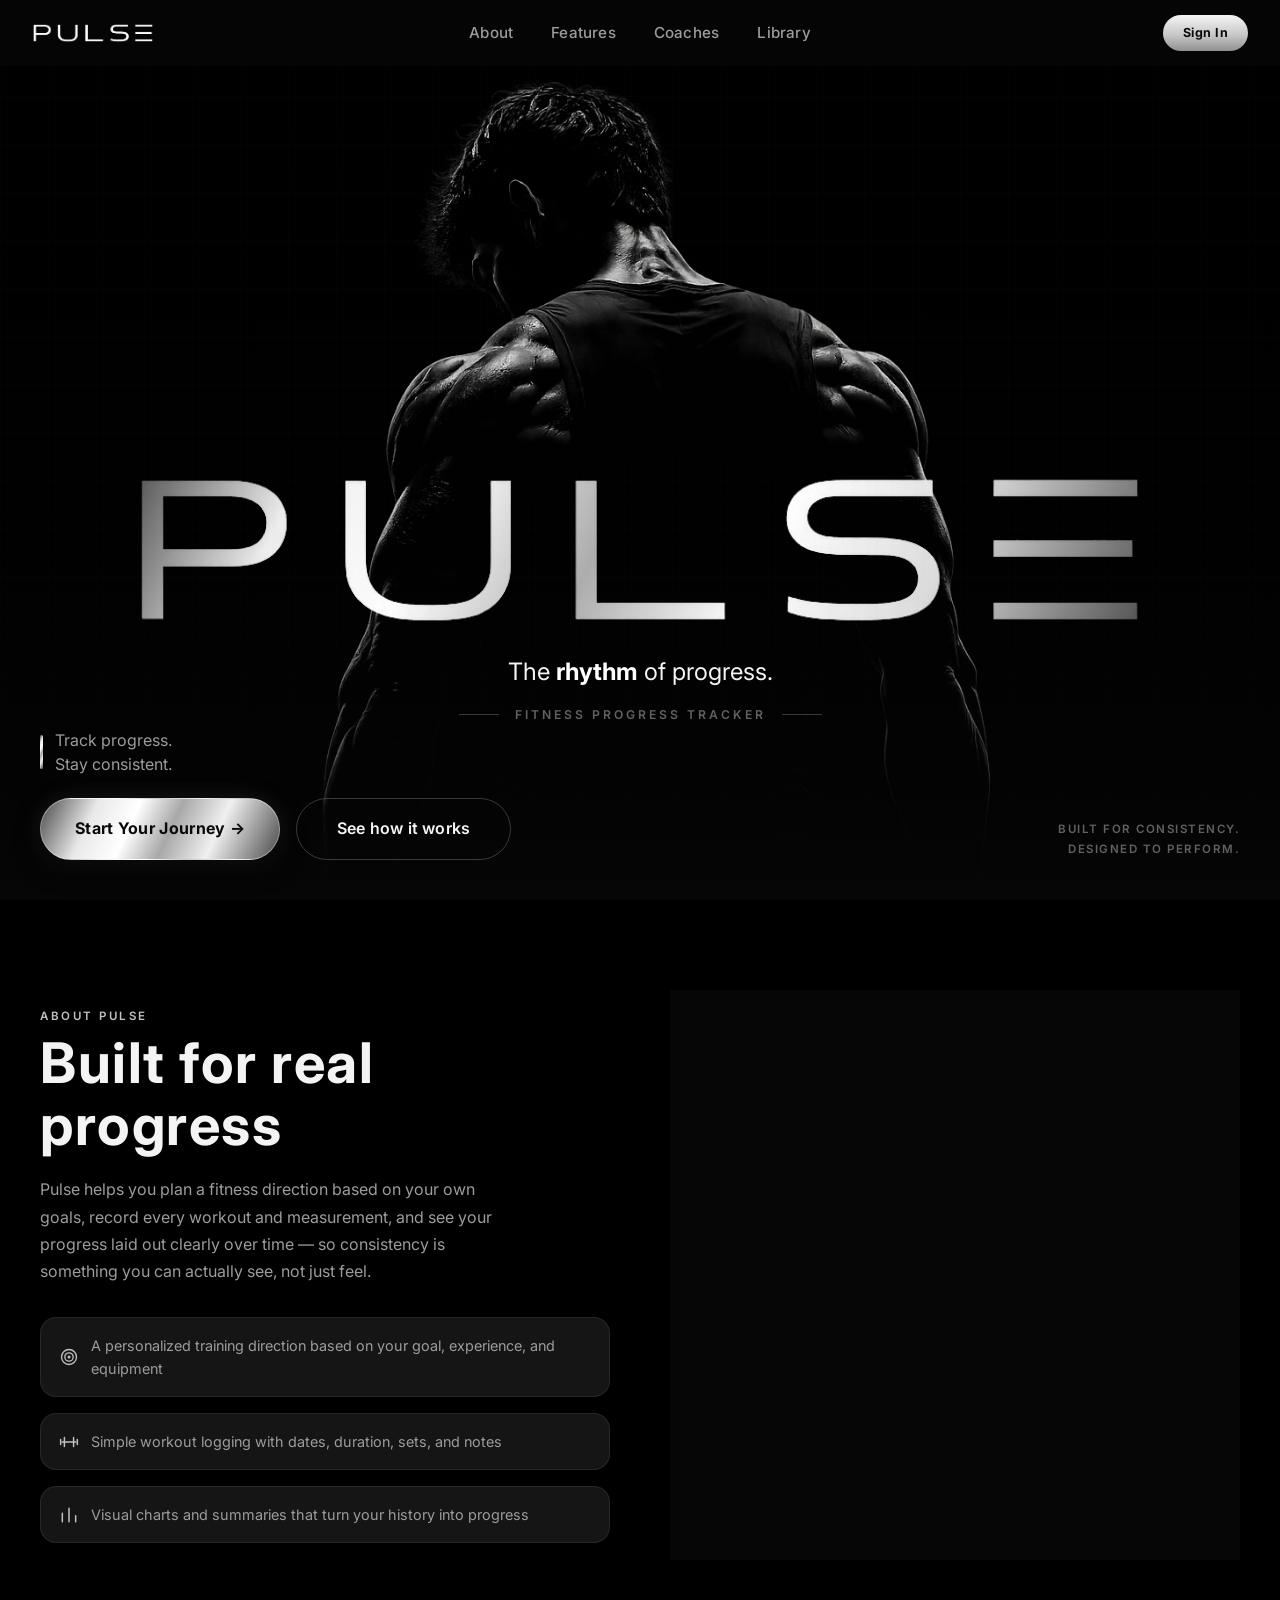
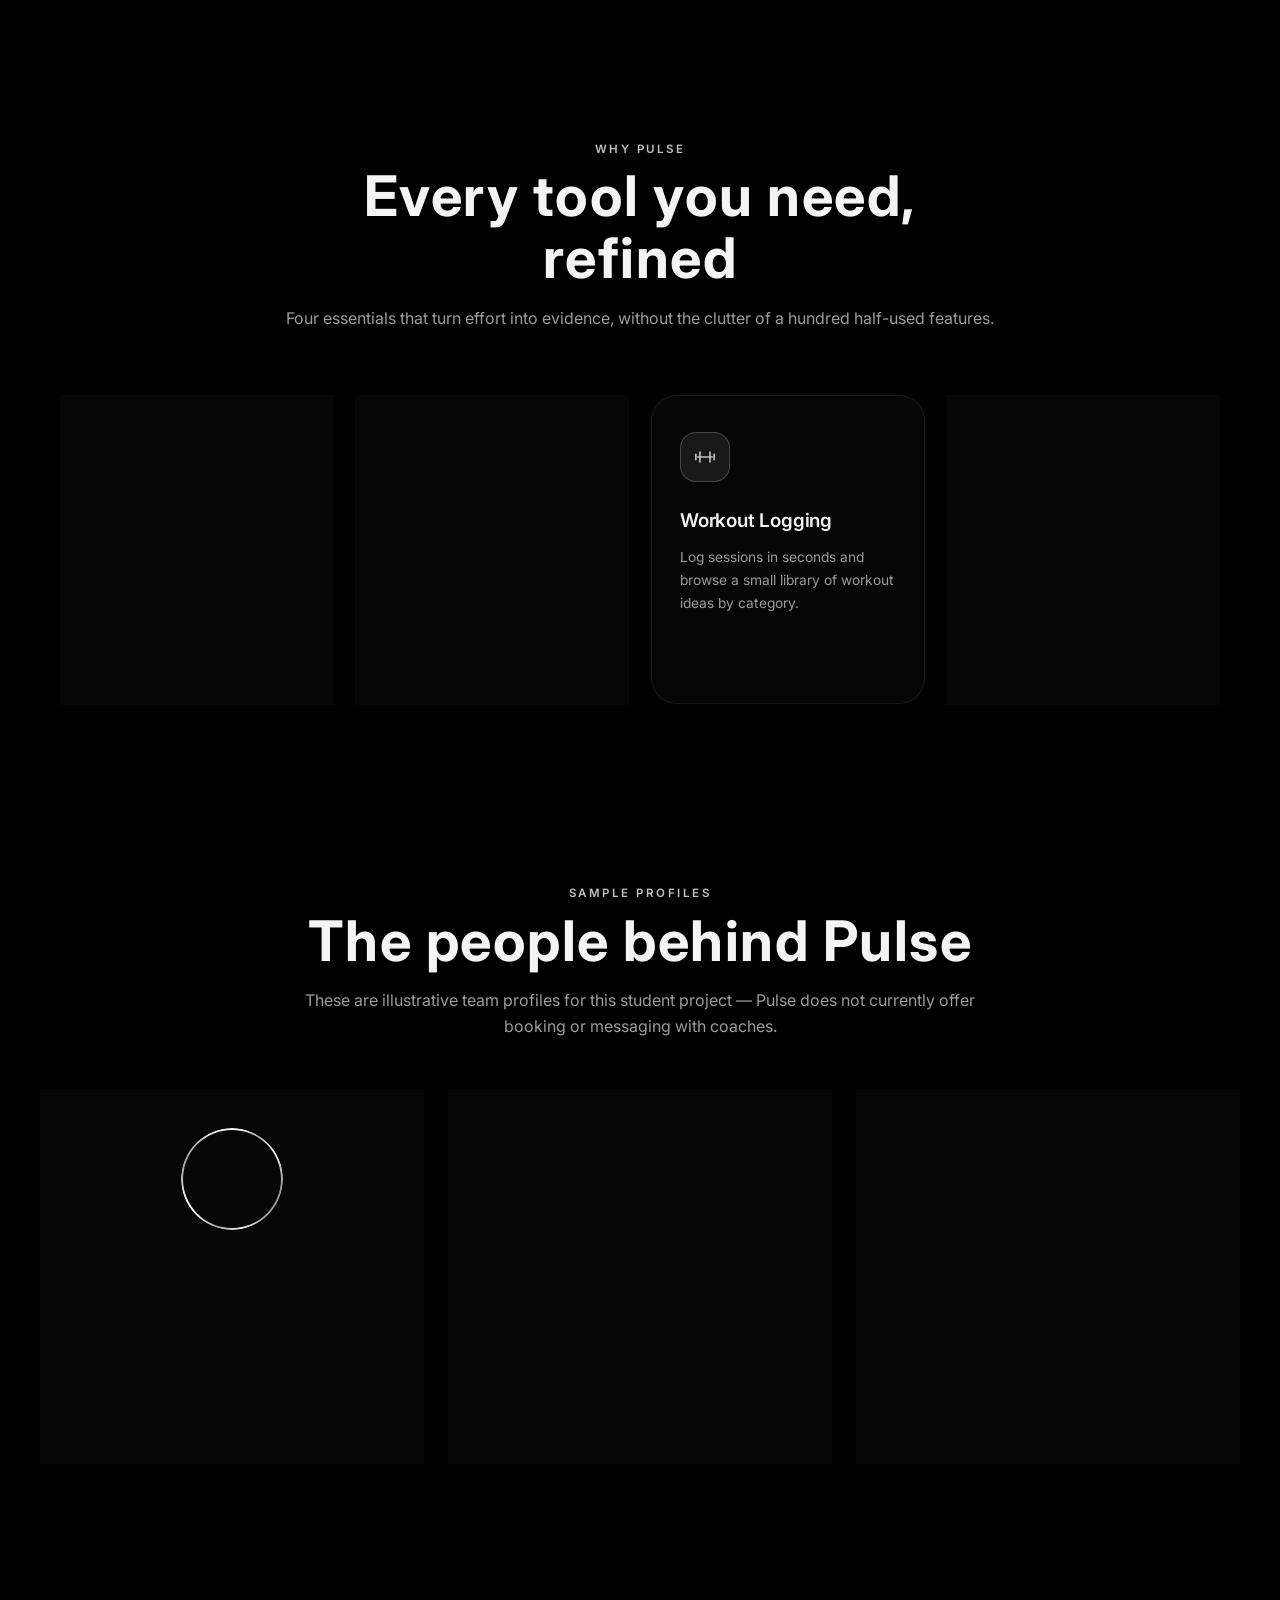
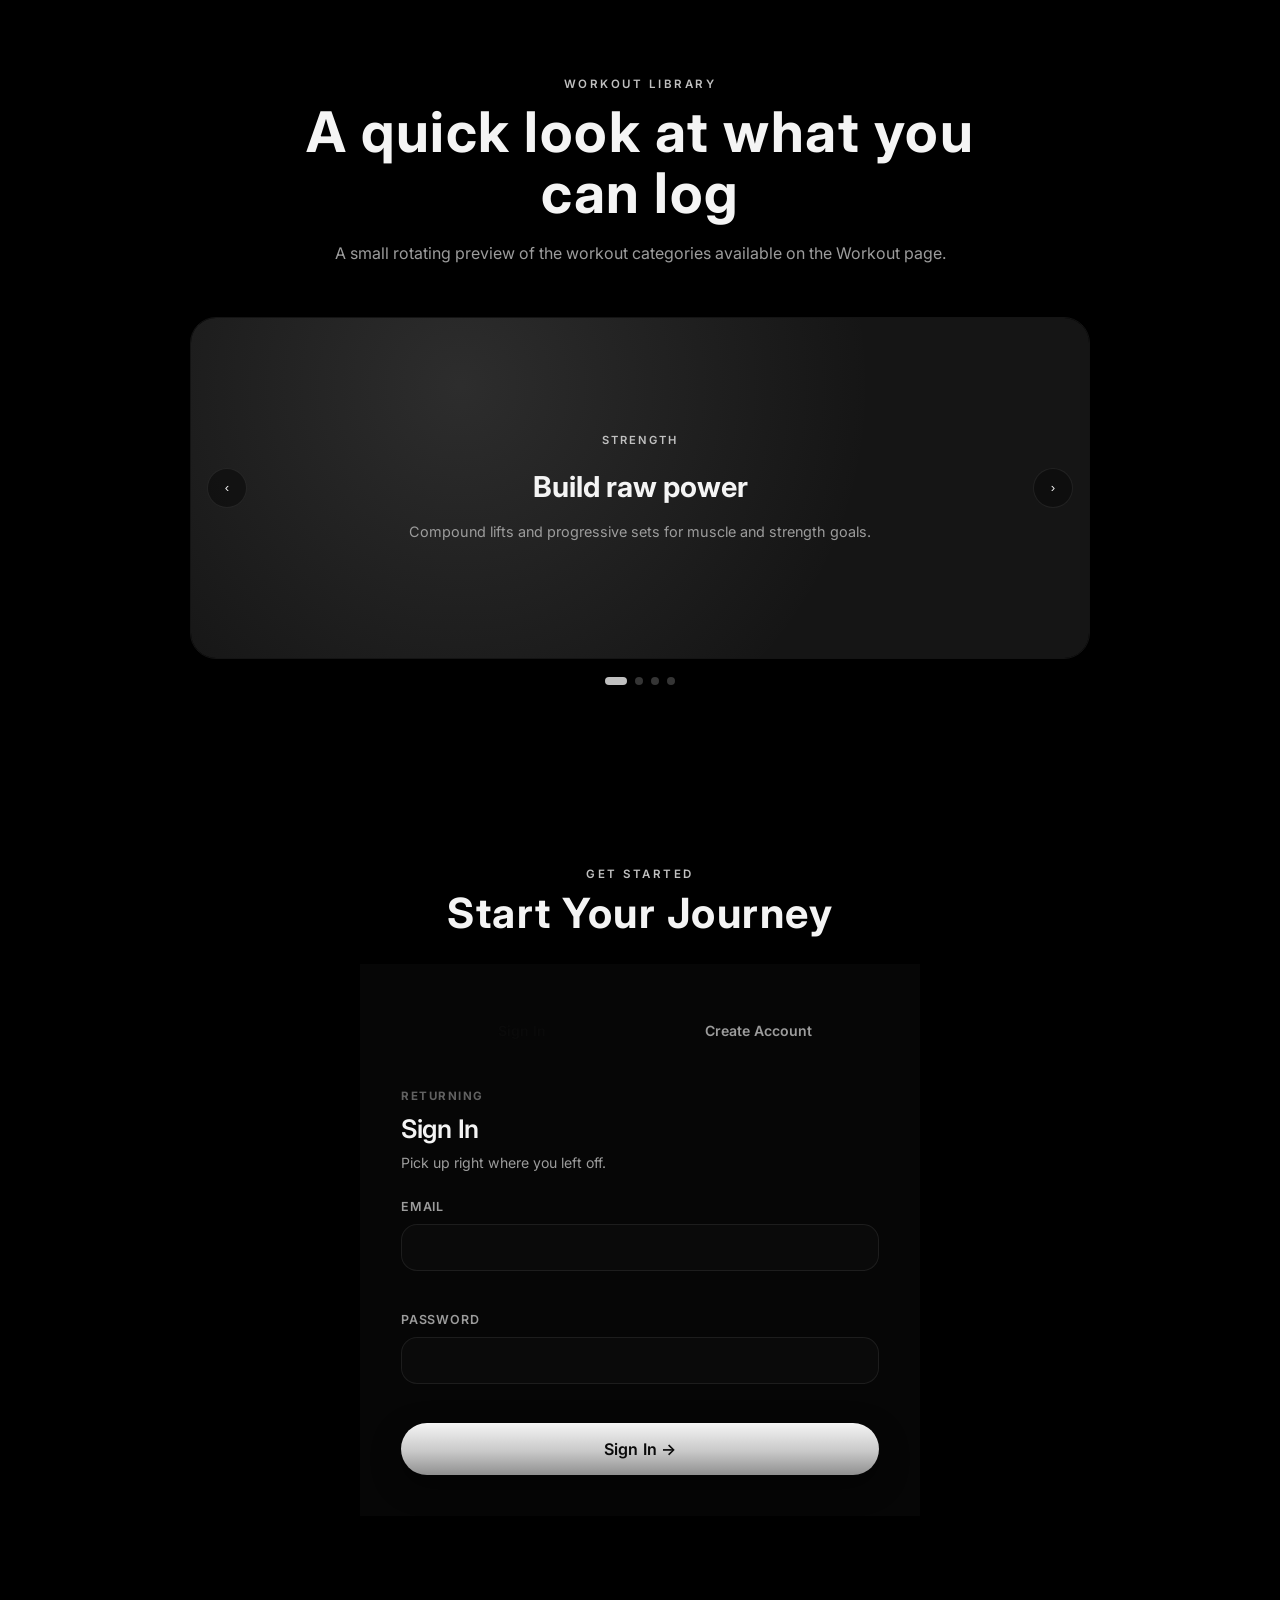
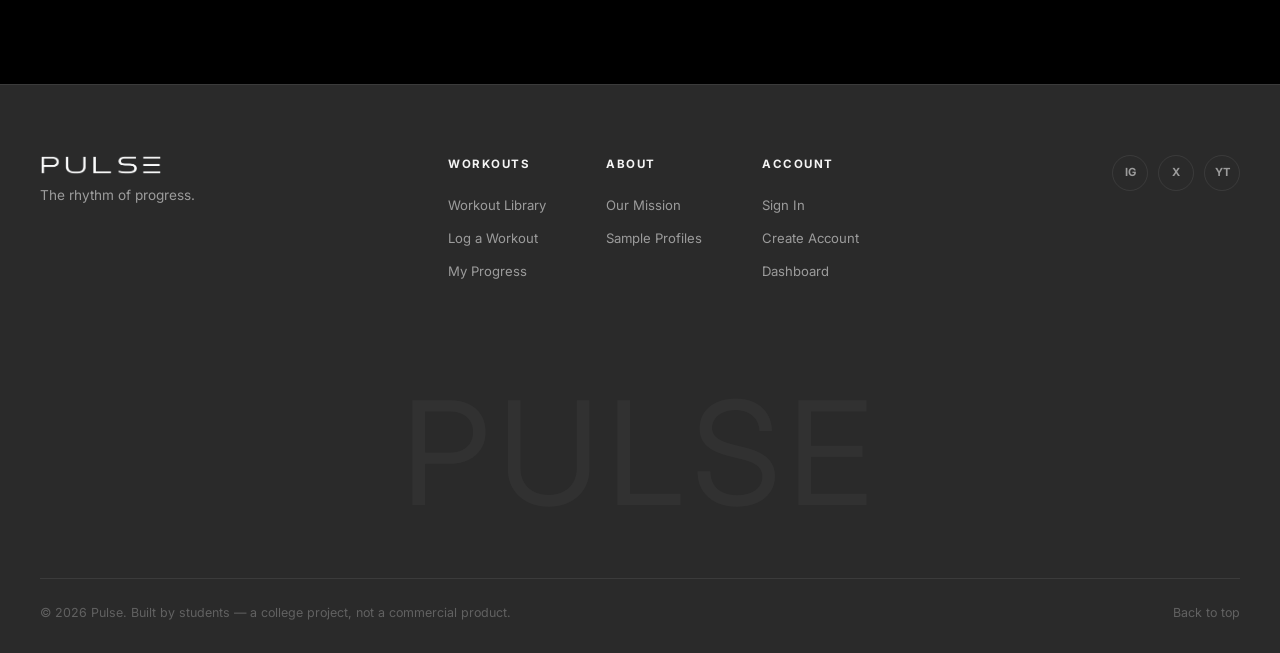
<file: index.html>
<!DOCTYPE html>
<html lang="en">
<head>
<meta charset="UTF-8">
<meta name="viewport" content="width=device-width, initial-scale=1.0">
<title>Pulse — The Rhythm of Progress</title>
<meta name="description" content="Pulse is a fitness planning and progress-tracking web app. Set a goal, log workouts, and see your progress over time.">
<link rel="stylesheet" href="style.css">
</head>
<body>

<nav class="navbar">
  <a href="index.html" class="nav-logo"><img src="logo.png" alt="Pulse" class="nav-logo-img"></a>
  <div class="nav-right">
    <ul class="nav-links">
      <li><a href="index.html#about">About</a></li>
      <li><a href="index.html#features">Features</a></li>
      <li><a href="index.html#coaches">Coaches</a></li>
      <li><a href="index.html#gallery">Library</a></li>
    </ul>
    <div class="nav-user">
      <span class="nav-username"></span>
      <a href="index.html#auth" class="btn-nav-signin">Sign In</a>
      <button type="button" class="btn-nav-logout">Log Out</button>
    </div>
    <button type="button" class="nav-toggle" aria-label="Toggle menu" aria-expanded="false">
      <span></span><span></span><span></span>
    </button>
  </div>
</nav>

<main>
<header class="hero" id="top">
    <div class="hero-bg">
      <img src="assets/hero-bg.png" alt="" role="presentation">
    </div>
    <div class="hero-inner">
      <div class="hero-content">
        <div class="hero-title" role="img" aria-label="PULSE"></div>
        <p class="hero-tagline">The <strong>rhythm</strong> of progress.</p>
        <p class="hero-sub">Fitness Progress Tracker</p>
      </div>
      <div class="hero-bottom-row">
        <div class="hero-bottom-left">
          <div class="hero-eyebrow-small"><span class="bar"></span> <span>Track progress.<br>Stay consistent.</span></div>
          <div class="hero-cta-row">
            <a href="index.html#auth" class="btn btn-primary btn-lg" id="hero-cta-primary">Start Your Journey &#8594;</a>
            <a href="index.html#about" class="btn btn-secondary btn-lg">See how it works</a>
          </div>
        </div>
        <div class="hero-meta">
          Built for consistency.<br>Designed to perform.
        </div>
      </div>
    </div>
  </header>
<section class="section" id="about">
    <div class="about-grid">
      <div class="about-copy">
        <div class="section-eyebrow">About Pulse</div>
        <h2 class="section-title">Built for real progress</h2>
        <p class="about-lead">
          Pulse helps you plan a fitness direction based on your own goals, record every workout
          and measurement, and see your progress laid out clearly over time — so consistency is
          something you can actually see, not just feel.
        </p>
        <div class="about-points">
          <div class="about-point"><span class="pulse-icon point-icon"><svg viewBox="0 0 24 24" fill="none" stroke="currentColor" stroke-width="1.6" stroke-linecap="round"><circle cx="12" cy="12" r="9"/><circle cx="12" cy="12" r="5"/><circle cx="12" cy="12" r="1"/></svg></span><span>A personalized training direction based on your goal, experience, and equipment</span></div>
          <div class="about-point"><span class="pulse-icon point-icon"><svg viewBox="0 0 24 24" fill="none" stroke="currentColor" stroke-width="1.8" stroke-linecap="round"><path d="M6.5 6.5v11M17.5 6.5v11M2 9v6M22 9v6M4 12h16"/></svg></span><span>Simple workout logging with dates, duration, sets, and notes</span></div>
          <div class="about-point"><span class="pulse-icon point-icon"><svg viewBox="0 0 24 24" fill="none" stroke="currentColor" stroke-width="1.8" stroke-linecap="round" stroke-linejoin="round"><path d="M4 20V10M12 20V4M20 20v-7"/></svg></span><span>Visual charts and summaries that turn your history into progress</span></div>
        </div>
      </div>
      <div class="about-visual card">
        <div class="about-visual-ring"><svg viewBox="0 0 24 24" fill="none" stroke="currentColor" stroke-width="1.8" stroke-linecap="round" stroke-linejoin="round"><path d="M20 8.5c0 5-8 10.5-8 10.5S4 13.5 4 8.5A4.5 4.5 0 0 1 12 6a4.5 4.5 0 0 1 8 2.5Z"/></svg></div>
        <div class="about-visual-tag">
          <div class="tag-label">Mission</div>
          <div class="tag-value">Consistency over intensity</div>
        </div>
      </div>
    </div>
  </section>
<section class="section features-section" id="features">
    <div class="section-head">
      <div class="section-eyebrow">Why Pulse</div>
      <h2 class="section-title">Every tool you need, refined</h2>
      <p class="section-lead">Four essentials that turn effort into evidence, without the clutter of a hundred half-used features.</p>
    </div>
    <div class="feature-grid">
      <div class="card feature-card">
        <div class="feature-icon-wrap"><svg viewBox="0 0 24 24" fill="none" stroke="currentColor" stroke-width="1.8" stroke-linecap="round" stroke-linejoin="round"><path d="M4 20V10M12 20V4M20 20v-7"/></svg></div>
        <h3>Visual Progress Tracking</h3>
        <p>Compare workout history, weight, and photos in one clear, evolving view.</p>
      </div>
      <div class="card feature-card">
        <div class="feature-icon-wrap"><svg viewBox="0 0 24 24" fill="none" stroke="currentColor" stroke-width="1.6" stroke-linecap="round"><circle cx="12" cy="12" r="9"/><circle cx="12" cy="12" r="5"/><circle cx="12" cy="12" r="1"/></svg></div>
        <h3>Personalized Direction</h3>
        <p>A training direction built from your goal, experience, equipment, and available days — not a generic template.</p>
      </div>
      <div class="card feature-card">
        <div class="feature-icon-wrap"><svg viewBox="0 0 24 24" fill="none" stroke="currentColor" stroke-width="1.8" stroke-linecap="round"><path d="M6.5 6.5v11M17.5 6.5v11M2 9v6M22 9v6M4 12h16"/></svg></div>
        <h3>Workout Logging</h3>
        <p>Log sessions in seconds and browse a small library of workout ideas by category.</p>
      </div>
      <div class="card feature-card">
        <div class="feature-icon-wrap"><svg viewBox="0 0 24 24" fill="none" stroke="currentColor" stroke-width="1.6" stroke-linecap="round" stroke-linejoin="round"><path d="M3 12a9 9 0 0 1 18 0"/><path d="M3 12h18M12 12V5M9 5c0-1.5 1.5-2 3-2s3 .5 3 2"/></svg></div>
        <h3>Goal &amp; Nutrition Estimates</h3>
        <p>Weekly workout goals plus general, transparent nutrition estimates — clearly labeled, never prescriptive.</p>
      </div>
    </div>
  </section>
<section class="section" id="coaches">
    <div class="section-head">
      <div class="section-eyebrow">Sample Profiles</div>
      <h2 class="section-title">The people behind Pulse</h2>
      <p class="section-lead">These are illustrative team profiles for this student project — Pulse does not currently offer booking or messaging with coaches.</p>
    </div>
    <div class="coach-grid">
      <div class="card coach-card">
        <div class="coach-portrait">AY</div>
        <h3 class="coach-name">Aayush Yadav</h3>
        <div class="coach-role">Founder &amp; Project Lead</div>
        <p class="coach-bio">Focused on building a tracker around real numbers instead of guesswork.</p>
        <div class="coach-meta"><span>Sample Profile</span></div>
      </div>
      <div class="card coach-card">
        <div class="coach-portrait">RT</div>
        <h3 class="coach-name">Ranish Thapa</h3>
        <div class="coach-role">Cardio &amp; HIIT (sample)</div>
        <p class="coach-bio">Represents the cardio/HIIT focus area used in the plan-generation logic.</p>
        <div class="coach-meta"><span>Sample Profile</span></div>
      </div>
      <div class="card coach-card">
        <div class="coach-portrait">UB</div>
        <h3 class="coach-name">Utsav Bista</h3>
        <div class="coach-role">Mobility &amp; Nutrition (sample)</div>
        <p class="coach-bio">Represents the mobility and nutrition-estimate features of the app.</p>
        <div class="coach-meta"><span>Sample Profile</span></div>
      </div>
    </div>
    <p class="coach-note"></p>
  </section>

  <section class="section" id="gallery">
    <div class="section-head">
      <div class="section-eyebrow">Workout Library</div>
      <h2 class="section-title">A quick look at what you can log</h2>
      <p class="section-lead">A small rotating preview of the workout categories available on the Workout page.</p>
    </div>
    <div class="gallery-slider" role="region" aria-roledescription="carousel" aria-label="Workoutcategory preview">
      <div class="gallery-track" id="gallery-track">
        <div class="gallery-slide active tone-1" aria-hidden="false">
          <div class="slide-tag">Strength</div>
          <h3>Build raw power</h3>
          <p>Compound lifts and progressive sets for muscle and strength goals.</p>
        </div>
        <div class="gallery-slide tone-2" aria-hidden="true">
          <div class="slide-tag">Cardio</div>
          <h3>Move your heart</h3>
          <p>Running, cycling, and steady-state work for endurance and weight-loss goals.</p>
        </div>
        <div class="gallery-slide tone-3" aria-hidden="true">
          <div class="slide-tag">HIIT</div>
          <h3>Short, intense bursts</h3>
          <p>High-intensity intervals for efficient, time-conscious sessions.</p>
        </div>
        <div class="gallery-slide tone-4" aria-hidden="true">
          <div class="slide-tag">Yoga &amp; Mobility</div>
          <h3>Recover and stretch</h3>
          <p>Flexibility and recovery-focused sessions to round out any plan.</p>
        </div>
      </div>
      <button type="button" class="gallery-nav prev" aria-label="Previous slide">&#8249;</button>
      <button type="button" class="gallery-nav next" aria-label="Next slide">&#8250;</button>
    </div>
    <div class="gallery-dots" id="gallery-dots" role="tablist" aria-label="Slide selector"></div>
  </section>
<section class="auth-section" id="auth">
    <div class="auth-wrap">
      <div class="section-head" style="margin-bottom:28px;">
        <div class="section-eyebrow">Get Started</div>
        <h2 class="section-title" style="font-size:clamp(1.8rem,4vw,2.6rem);">Start Your Journey</h2>
      </div>
      <div class="card auth-card">
        <div class="auth-tabs" role="tablist">
          <span class="auth-tab-highlight" aria-hidden="true"></span>
          <button type="button" class="auth-tab active" id="tab-signin" role="tab" aria-selected="true" aria-controls="panel-signin">Sign In</button>
          <button type="button" class="auth-tab" id="tab-register" role="tab" aria-selected="false" aria-controls="panel-register">Create Account</button>
        </div>

        <div class="auth-panel active" id="panel-signin" role="tabpanel" aria-labelledby="tab-signin">
          <div>
            <div class="auth-panel-eyebrow">Returning</div>
            <h3>Sign In</h3>
            <p class="auth-panel-sub">Pick up right where you left off.</p>
          </div>
          <div id="signin-msg" class="auth-msg" role="alert"></div>
          <form id="signin-form" novalidate>
            <div class="form-group">
              <label class="form-label" for="signin-email">Email</label>
              <input class="form-input" type="email" id="signin-email" name="email" autocomplete="email" required>
              <div class="field-error" id="signin-email-error"></div>
            </div>
            <div class="form-group mt-16">
              <label class="form-label" for="signin-password">Password</label>
              <input class="form-input" type="password" id="signin-password" name="password" autocomplete="current-password" required>
              <div class="field-error" id="signin-password-error"></div>
            </div>
            <button type="submit" class="btn btn-primary btn-lg mt-16" style="width:100%;">Sign In &#8594;</button>
          </form>
        </div>

        <div class="auth-panel" id="panel-register" role="tabpanel" aria-labelledby="tab-register">
          <div>
            <div class="auth-panel-eyebrow">New Here</div>
            <h3>Create Account</h3>
            <p class="auth-panel-sub">This is a student-project demo account, stored only in your browser.</p>
          </div>
          <div id="register-msg" class="auth-msg" role="alert"></div>
          <form id="register-form" novalidate>
            <div class="form-group">
              <label class="form-label" for="register-name">Name</label>
              <input class="form-input" type="text" id="register-name" name="name" autocomplete="name" required>
              <div class="field-error" id="register-name-error"></div>
            </div>
            <div class="form-group mt-16">
              <label class="form-label" for="register-email">Email</label>
              <input class="form-input" type="email" id="register-email" name="email" autocomplete="email" required>
              <div class="field-error" id="register-email-error"></div>
            </div>
            <div class="form-group mt-16">
              <label class="form-label" for="register-password">Password</label>
              <input class="form-input" type="password" id="register-password" name="password" autocomplete="new-password" minlength="6" required>
              <div class="field-error" id="register-password-error"></div>
            </div>
            <button type="submit" class="btn btn-primary btn-lg mt-16" style="width:100%;">Create Account &#8594;</button>
          </form>
        </div>
      </div>
      <p class="nutri-disclaimer" style="text-align:center;margin-top:18px;">
      </p>
    </div>
  </section>

</main>

<footer class="site-footer">
  <div class="footer-top">
    <div class="footer-brand">
      <a href="index.html" class="nav-logo"><img src="logo.png" alt="Pulse" class="nav-logo-img"></a>
      <p>The rhythm of progress.</p>
    </div>
    <div class="footer-cols">
      <div class="footer-col">
        <h4>Workouts</h4>
        <a href="workout.html">Workout Library</a>
        <a href="workout.html">Log a Workout</a>
        <a href="progress.html">My Progress</a>
      </div>
      <div class="footer-col">
        <h4>About</h4>
        <a href="index.html#about">Our Mission</a>
        <a href="index.html#coaches">Sample Profiles</a>
      </div>
      <div class="footer-col">
        <h4>Account</h4>
        <a href="index.html#auth">Sign In</a>
        <a href="index.html#auth">Create Account</a>
        <a href="profile.html">Dashboard</a>
      </div>
    </div>
    <div class="footer-social" aria-hidden="true">
      <a href="#" tabindex="-1">IG</a>
      <a href="#" tabindex="-1">X</a>
      <a href="#" tabindex="-1">YT</a>
    </div>
  </div>
  <div class="footer-wordmark" aria-hidden="true">PULSE</div>
  <div class="footer-bottom">
    <span>&copy; 2026 Pulse. Built by students — a college project, not a commercial product.</span>
    <span><a href="#top">Back to top</a></span>
  </div>
</footer>

<script src="app.js"></script>
<script src="https://code.jquery.com/jquery-3.7.1.min.js"></script>
<script>
  document.addEventListener('DOMContentLoaded', () => { initAuthForms(); });
</script>
<script src="index.js"></script>
</body>
</html>
</file>
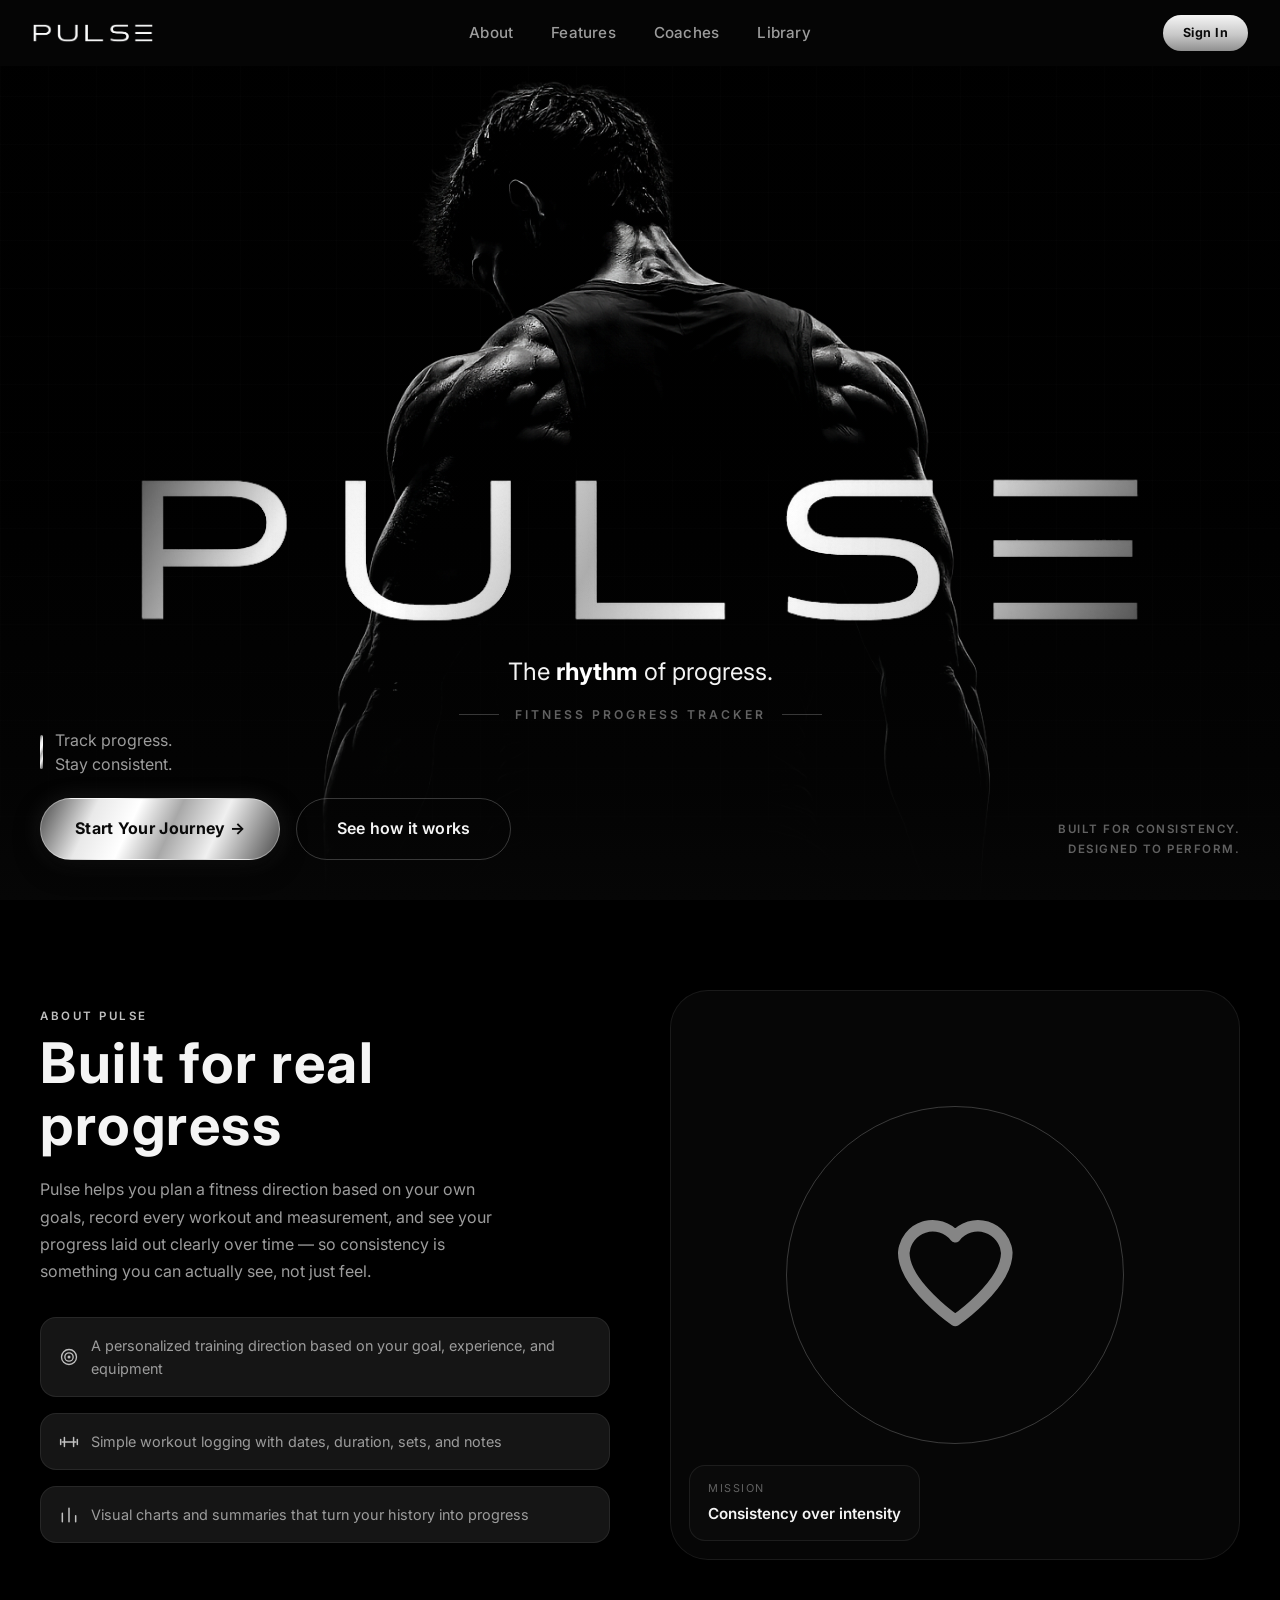
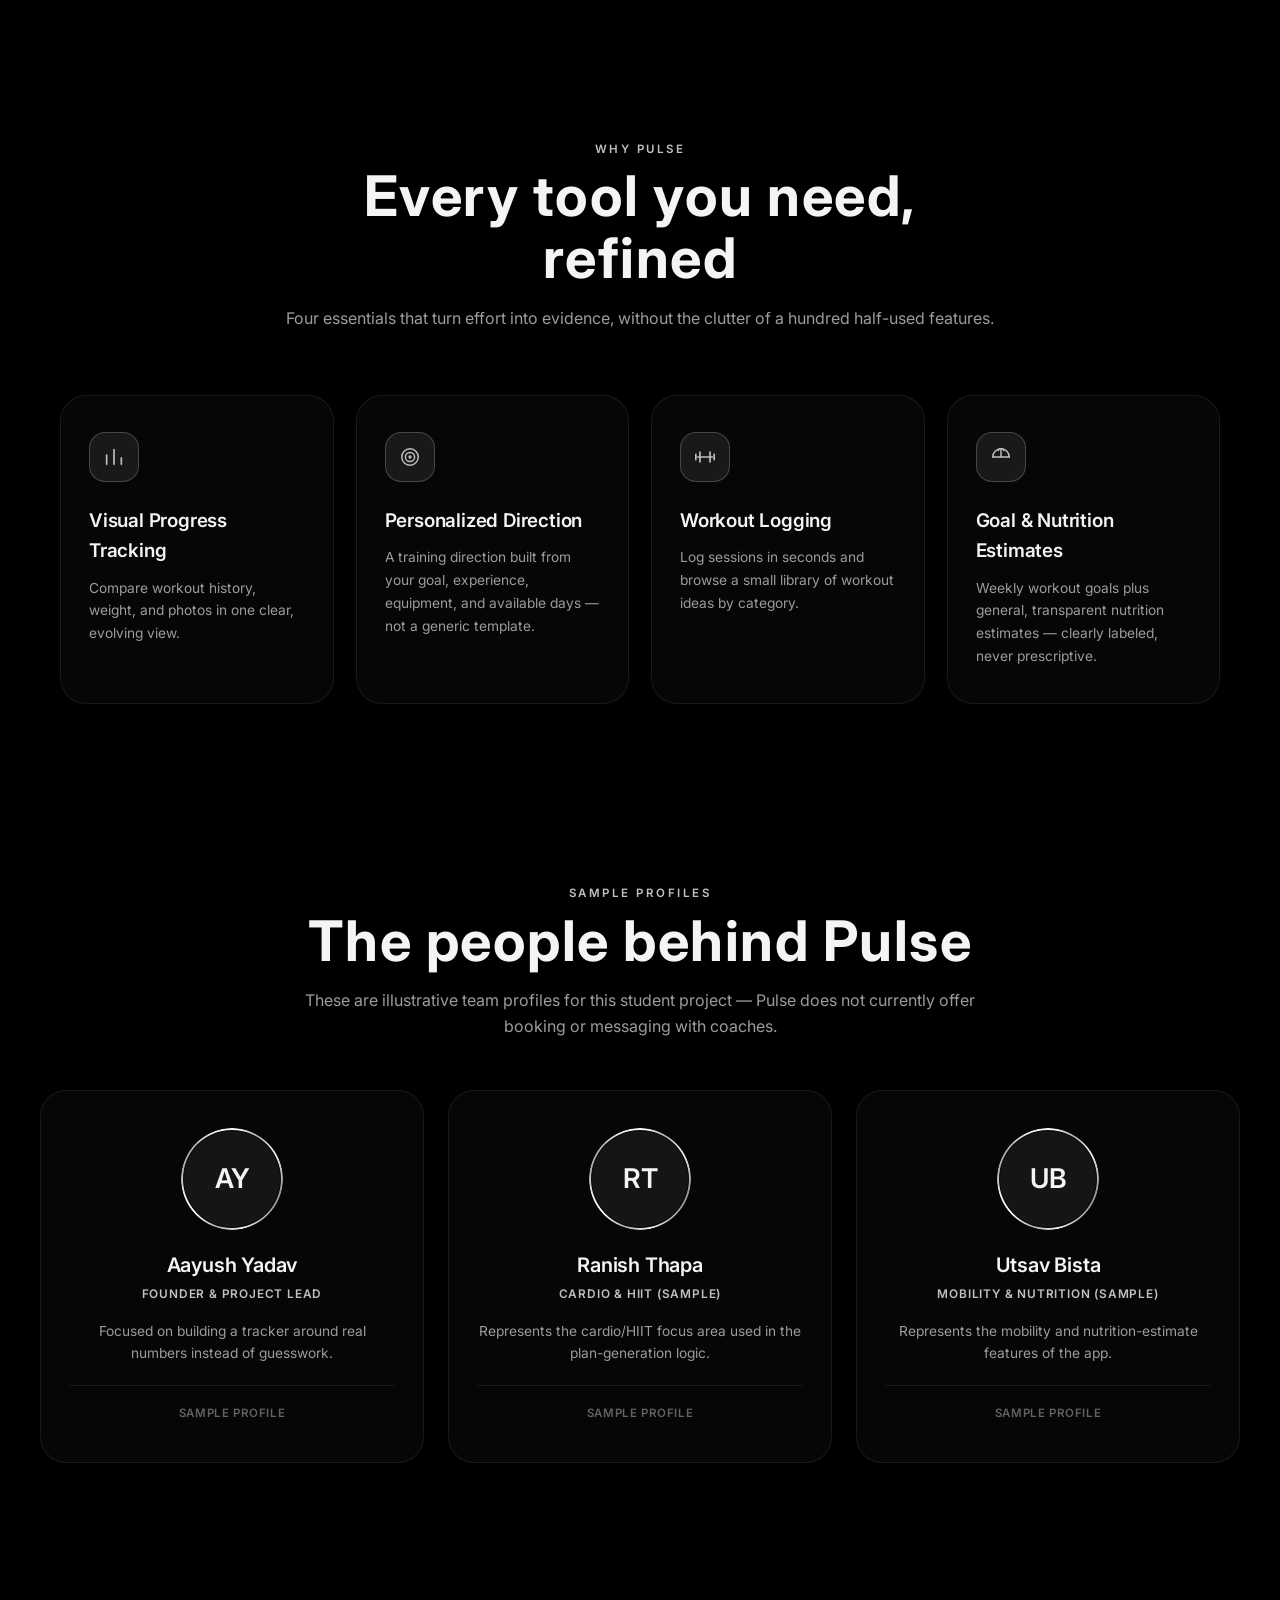
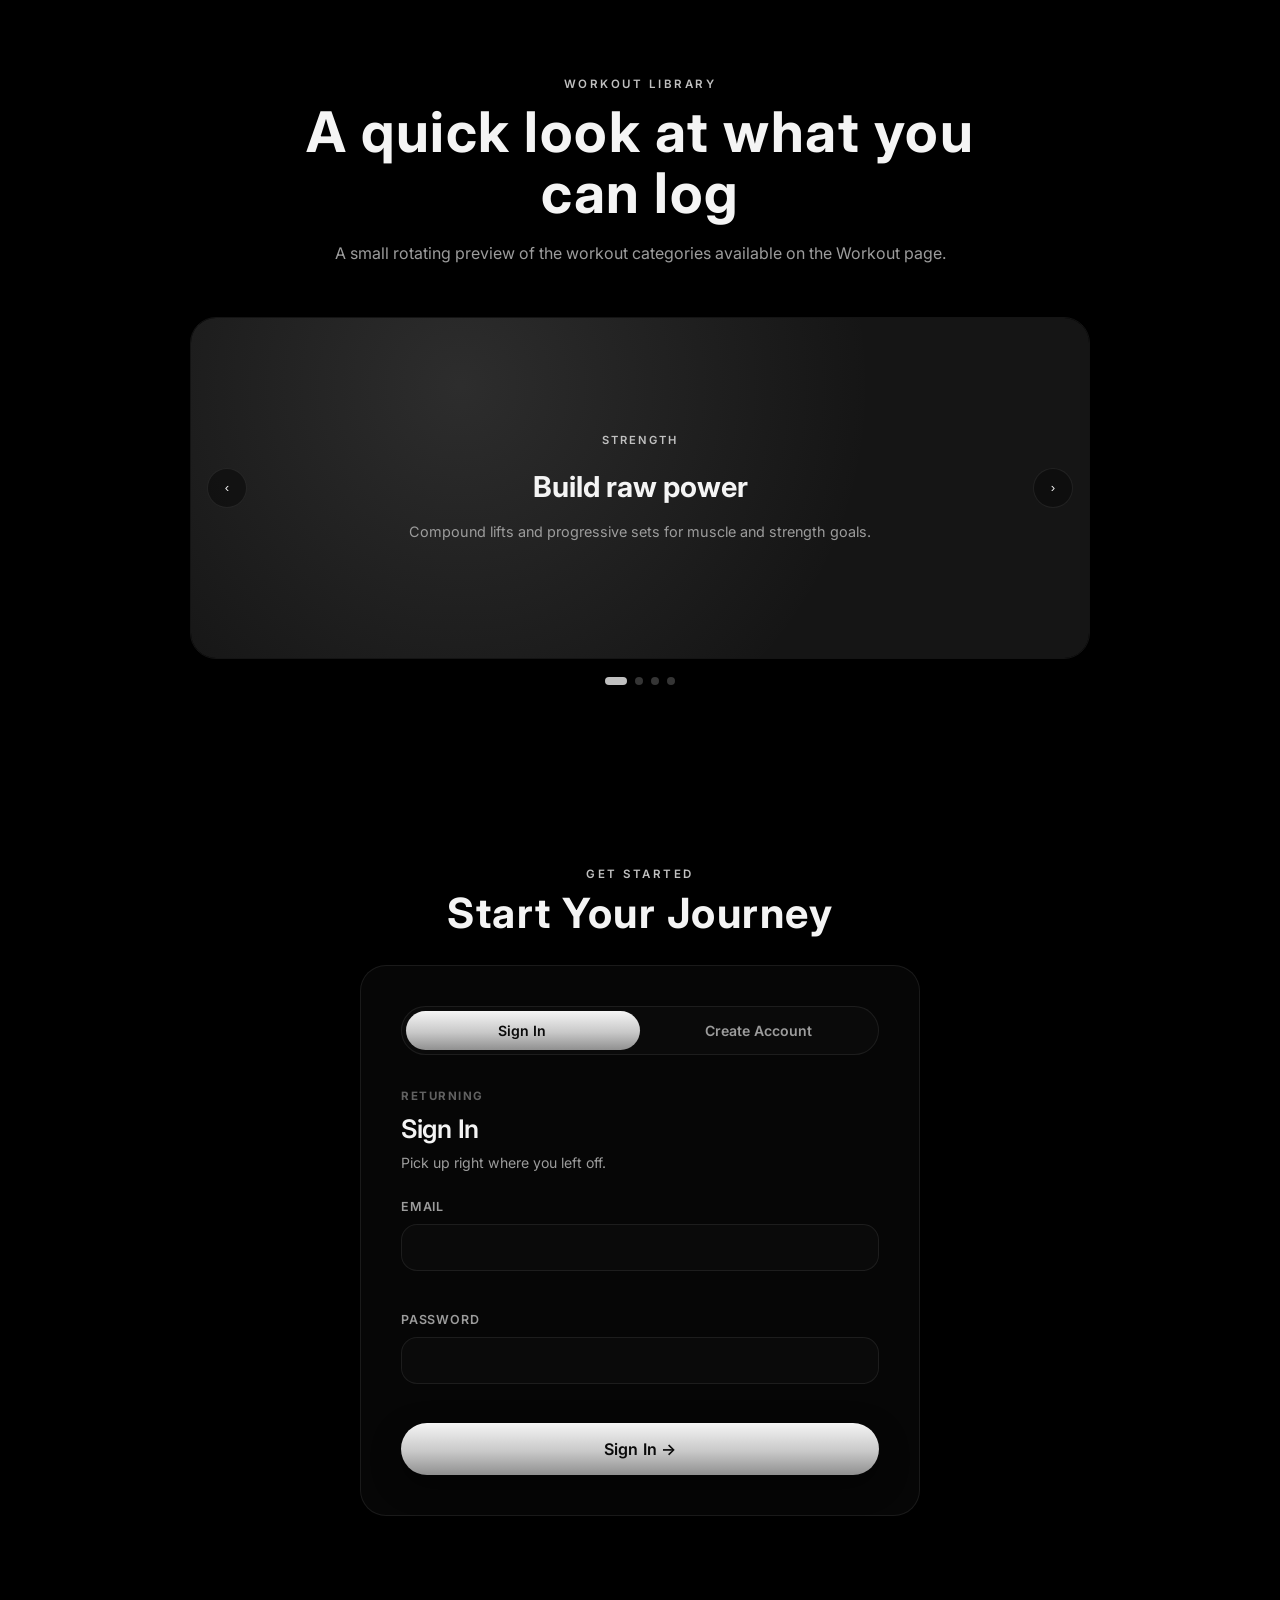
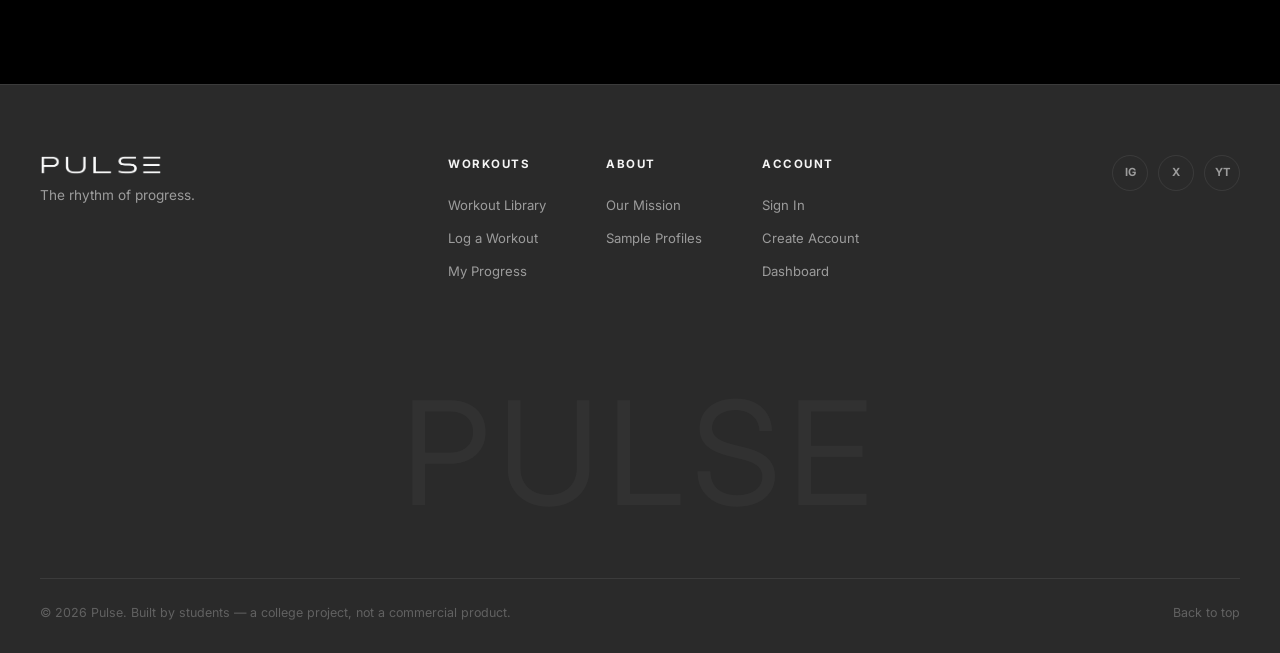
<file: profile.html>
<!DOCTYPE html>
<html lang="en">
<head>
<meta charset="UTF-8">
<meta name="viewport" content="width=device-width, initial-scale=1.0">
<title>Your Profile — Pulse</title>
<link rel="stylesheet" href="style.css">
</head>
<body>

<nav class="navbar">
  <a href="index.html" class="nav-logo"><img src="logo.png" alt="Pulse" class="nav-logo-img"></a>
  <div class="nav-right">
    <ul class="nav-links">
      <li><a href="index.html">Home</a></li>
      <li><a href="profile.html">Dashboard</a></li>
      <li><a href="workout.html">Workouts</a></li>
      <li><a href="progress.html">Progress</a></li>
    </ul>
    <div class="nav-user">
      <span class="nav-username"></span>
      <a href="index.html#auth" class="btn-nav-signin">Sign In</a>
      <button type="button" class="btn-nav-logout">Log Out</button>
    </div>
    <button type="button" class="nav-toggle" aria-label="Toggle menu" aria-expanded="false">
      <span></span><span></span><span></span>
    </button>
  </div>
</nav>

<div class="page-wrapper">
<section id="onboarding-view" class="hidden">
    <div class="dash-hero">
      <div class="section-eyebrow">Get Started</div>
      <h1 class="dash-greeting">Set up your profile</h1>
      <p class="dash-subline">A few quick details let Pulse build a training direction around you.</p>
    </div>
    <div class="dash-wrap">
      <div class="card" style="max-width:820px;margin:0 auto;width:100%;">
        <h2 class="card-title">Your details</h2>
        <div id="onboarding-msg" class="auth-msg" role="alert"></div>
        <form id="onboarding-form" novalidate>
          <div class="form-grid">
            <div class="form-group">
              <label class="form-label" for="ob-age">Age</label>
              <input class="form-input" type="number" id="ob-age" min="13" max="100" required>
              <div class="field-error" id="ob-age-error"></div>
            </div>
            <div class="form-group">
              <label class="form-label" for="ob-height">Height (cm)</label>
              <input class="form-input" type="number" id="ob-height" min="100" max="250" required>
              <div class="field-error" id="ob-height-error"></div>
            </div>
            <div class="form-group">
              <label class="form-label" for="ob-weight">Current Weight (kg)</label>
              <input class="form-input" type="number" step="0.1" id="ob-weight" min="30" max="300" required>
              <div class="field-error" id="ob-weight-error"></div>
            </div>
            <div class="form-group">
              <label class="form-label" for="ob-sex">Sex <span class="wk-optional-tag">(optional — used only for calorie estimate)</span></label>
              <select class="form-select" id="ob-sex">
                <option value="prefer_not_to_say">Prefer not to say</option>
                <option value="male">Male</option>
                <option value="female">Female</option>
              </select>
            </div>
            <div class="form-group">
              <label class="form-label" for="ob-activity">Activity Level</label>
              <select class="form-select" id="ob-activity" required>
                <option value="sedentary">Sedentary (little/no exercise)</option>
                <option value="light" selected>Light (1-3 days/week)</option>
                <option value="moderate">Moderate (3-5 days/week)</option>
                <option value="active">Active (6-7 days/week)</option>
                <option value="very_active">Very active (physical job/training)</option>
              </select>
            </div>
            <div class="form-group">
              <label class="form-label" for="ob-experience">Fitness Experience</label>
              <select class="form-select" id="ob-experience" required>
                <option value="beginner">Beginner</option>
                <option value="intermediate">Intermediate</option>
                <option value="advanced">Advanced</option>
              </select>
            </div>
            <div class="form-group">
              <label class="form-label" for="ob-primary-goal">Primary Goal</label>
              <select class="form-select" id="ob-primary-goal" required>
                <option value="weight_loss">Weight Loss</option>
                <option value="muscle_building">Muscle Building</option>
                <option value="strength">Strength</option>
                <option value="cardio">Cardio / Endurance</option>
                <option value="flexibility">Flexibility</option>
                <option value="general_fitness">General Fitness</option>
                <option value="consistency">Consistency</option>
              </select>
              <div class="field-error" id="ob-primary-goal-error"></div>
            </div>
            <div class="form-group">
              <label class="form-label" for="ob-secondary-goal">Secondary Goal <span class="wk-optional-tag">(optional)</span></label>
              <select class="form-select" id="ob-secondary-goal">
                <option value="">None</option>
                <option value="weight_loss">Weight Loss</option>
                <option value="muscle_building">Muscle Building</option>
                <option value="strength">Strength</option>
                <option value="cardio">Cardio / Endurance</option>
                <option value="flexibility">Flexibility</option>
                <option value="general_fitness">General Fitness</option>
                <option value="consistency">Consistency</option>
              </select>
            </div>
            <div class="form-group">
              <label class="form-label" for="ob-training-days">Training Days per Week</label>
              <input class="form-input" type="number" id="ob-training-days" min="1" max="7" value="3" required>
              <div class="field-error" id="ob-training-days-error"></div>
            </div>
            <div class="form-group">
              <label class="form-label" for="ob-equipment">Available Equipment</label>
              <select class="form-select" id="ob-equipment" required>
                <option value="none">No equipment (bodyweight)</option>
                <option value="basic">Basic (dumbbells / bands)</option>
                <option value="gym">Full gym access</option>
              </select>
            </div>
          </div>
          <button type="submit" class="btn btn-primary btn-lg mt-24" style="width:100%;">Save Profile &amp; Continue</button>
        </form>
      </div>
    </div>
  </section>
<section id="dashboard-view" class="hidden">
    <div class="dash-hero">
      <div class="section-eyebrow">Dashboard</div>
      <h1 class="dash-greeting" id="dash-greeting">Welcome back</h1>
      <p class="dash-subline">Here's where things stand today.</p>
    </div>

    <div class="dash-wrap">
<div class="stat-grid">
        <div class="card stat-card">
          <span class="pulse-icon stat-icon" id="icon-total-workouts"></span>
          <div class="stat-value" id="stat-total-workouts">0</div>
          <div class="stat-label">Total Workouts</div>
        </div>
        <div class="card stat-card">
          <span class="pulse-icon stat-icon" id="icon-total-minutes"></span>
          <div class="stat-value" id="stat-total-minutes">0</div>
          <div class="stat-label">Total Minutes</div>
        </div>
        <div class="card stat-card">
          <span class="pulse-icon stat-icon" id="icon-streak"></span>
          <div class="stat-value" id="stat-streak">0</div>
          <div class="stat-label">Current Streak (days)</div>
        </div>
        <div class="card stat-card">
          <span class="pulse-icon stat-icon" id="icon-weight"></span>
          <div class="stat-value" id="stat-weight">—</div>
          <div class="stat-label">Current Weight</div>
        </div>
      </div>

      <div class="dash-cols">
        <div class="flex" style="flex-direction:column;gap:24px;">
<div class="card goal-card">
            <div class="goal-ring-wrap">
              <svg viewBox="0 0 128 128">
                <circle class="goal-ring-track" cx="64" cy="64" r="56"></circle>
                <circle class="goal-ring-fill" id="goal-ring-fill" cx="64" cy="64" r="56" stroke-dasharray="352" stroke-dashoffset="352"></circle>
              </svg>
              <div class="goal-ring-label" id="goal-ring-label">0%</div>
            </div>
            <div class="goal-info">
              <div class="goal-info-title">Weekly Workout Goal</div>
              <div class="goal-info-desc" id="goal-info-desc">Complete your profile to set a weekly goal.</div>
            </div>
          </div>
<div class="card">
            <h2 class="card-title">This week's plan</h2>
            <div id="plan-summary" class="week-plan"></div>
          </div>
<div class="card">
            <h2 class="card-title">Recent Workouts</h2>
            <div id="recent-workouts" class="recent-list"></div>
          </div>

          <div class="dash-cta-row">
            <a href="workout.html" class="btn btn-primary">Log a Workout</a>
            <a href="progress.html" class="btn btn-secondary">View Progress</a>
            <button type="button" id="edit-profile-btn" class="btn btn-secondary">Edit Profile</button>
          </div>
        </div>

        <div class="flex" style="flex-direction:column;gap:24px;">
<div class="card">
            <h2 class="card-title">Your Profile</h2>
            <div class="profile-summary" id="profile-summary"></div>
          </div>
<div class="card">
            <h2 class="card-title">Nutrition Estimate</h2>
            <div id="nutrition-card-body"></div>
          </div>
        </div>
      </div>
    </div>
  </section>

</div>
<div class="modal-overlay" id="edit-modal">
  <div class="card modal-box" style="text-align:left;max-width:520px;">
    <h3>Edit Profile</h3>
    <form id="edit-form" novalidate>
      <div class="form-grid">
        <div class="form-group">
          <label class="form-label" for="ed-age">Age</label>
          <input class="form-input" type="number" id="ed-age" min="13" max="100" required>
        </div>
        <div class="form-group">
          <label class="form-label" for="ed-height">Height (cm)</label>
          <input class="form-input" type="number" id="ed-height" min="100" max="250" required>
        </div>
        <div class="form-group">
          <label class="form-label" for="ed-weight">Weight (kg)</label>
          <input class="form-input" type="number" step="0.1" id="ed-weight" min="30" max="300" required>
        </div>
        <div class="form-group">
          <label class="form-label" for="ed-sex">Sex (optional)</label>
          <select class="form-select" id="ed-sex">
            <option value="prefer_not_to_say">Prefer not to say</option>
            <option value="male">Male</option>
            <option value="female">Female</option>
          </select>
        </div>
        <div class="form-group">
          <label class="form-label" for="ed-activity">Activity Level</label>
          <select class="form-select" id="ed-activity">
            <option value="sedentary">Sedentary</option>
            <option value="light">Light</option>
            <option value="moderate">Moderate</option>
            <option value="active">Active</option>
            <option value="very_active">Very active</option>
          </select>
        </div>
        <div class="form-group">
          <label class="form-label" for="ed-experience">Experience</label>
          <select class="form-select" id="ed-experience">
            <option value="beginner">Beginner</option>
            <option value="intermediate">Intermediate</option>
            <option value="advanced">Advanced</option>
          </select>
        </div>
        <div class="form-group span-2">
          <label class="form-label" for="ed-primary-goal">Primary Goal</label>
          <select class="form-select" id="ed-primary-goal">
            <option value="weight_loss">Weight Loss</option>
            <option value="muscle_building">Muscle Building</option>
            <option value="strength">Strength</option>
            <option value="cardio">Cardio / Endurance</option>
            <option value="flexibility">Flexibility</option>
            <option value="general_fitness">General Fitness</option>
            <option value="consistency">Consistency</option>
          </select>
        </div>
        <div class="form-group">
          <label class="form-label" for="ed-training-days">Training Days/Week</label>
          <input class="form-input" type="number" id="ed-training-days" min="1" max="7" required>
        </div>
        <div class="form-group">
          <label class="form-label" for="ed-equipment">Equipment</label>
          <select class="form-select" id="ed-equipment">
            <option value="none">No equipment</option>
            <option value="basic">Basic</option>
            <option value="gym">Full gym</option>
          </select>
        </div>
      </div>
      <div class="modal-actions mt-24">
        <button type="button" class="btn btn-secondary" id="edit-cancel-btn">Cancel</button>
        <button type="submit" class="btn btn-primary">Save Changes</button>
      </div>
    </form>
  </div>
</div>

<script src="app.js"></script>
<script src="profile.js"></script>
</body>
</html>
</file>
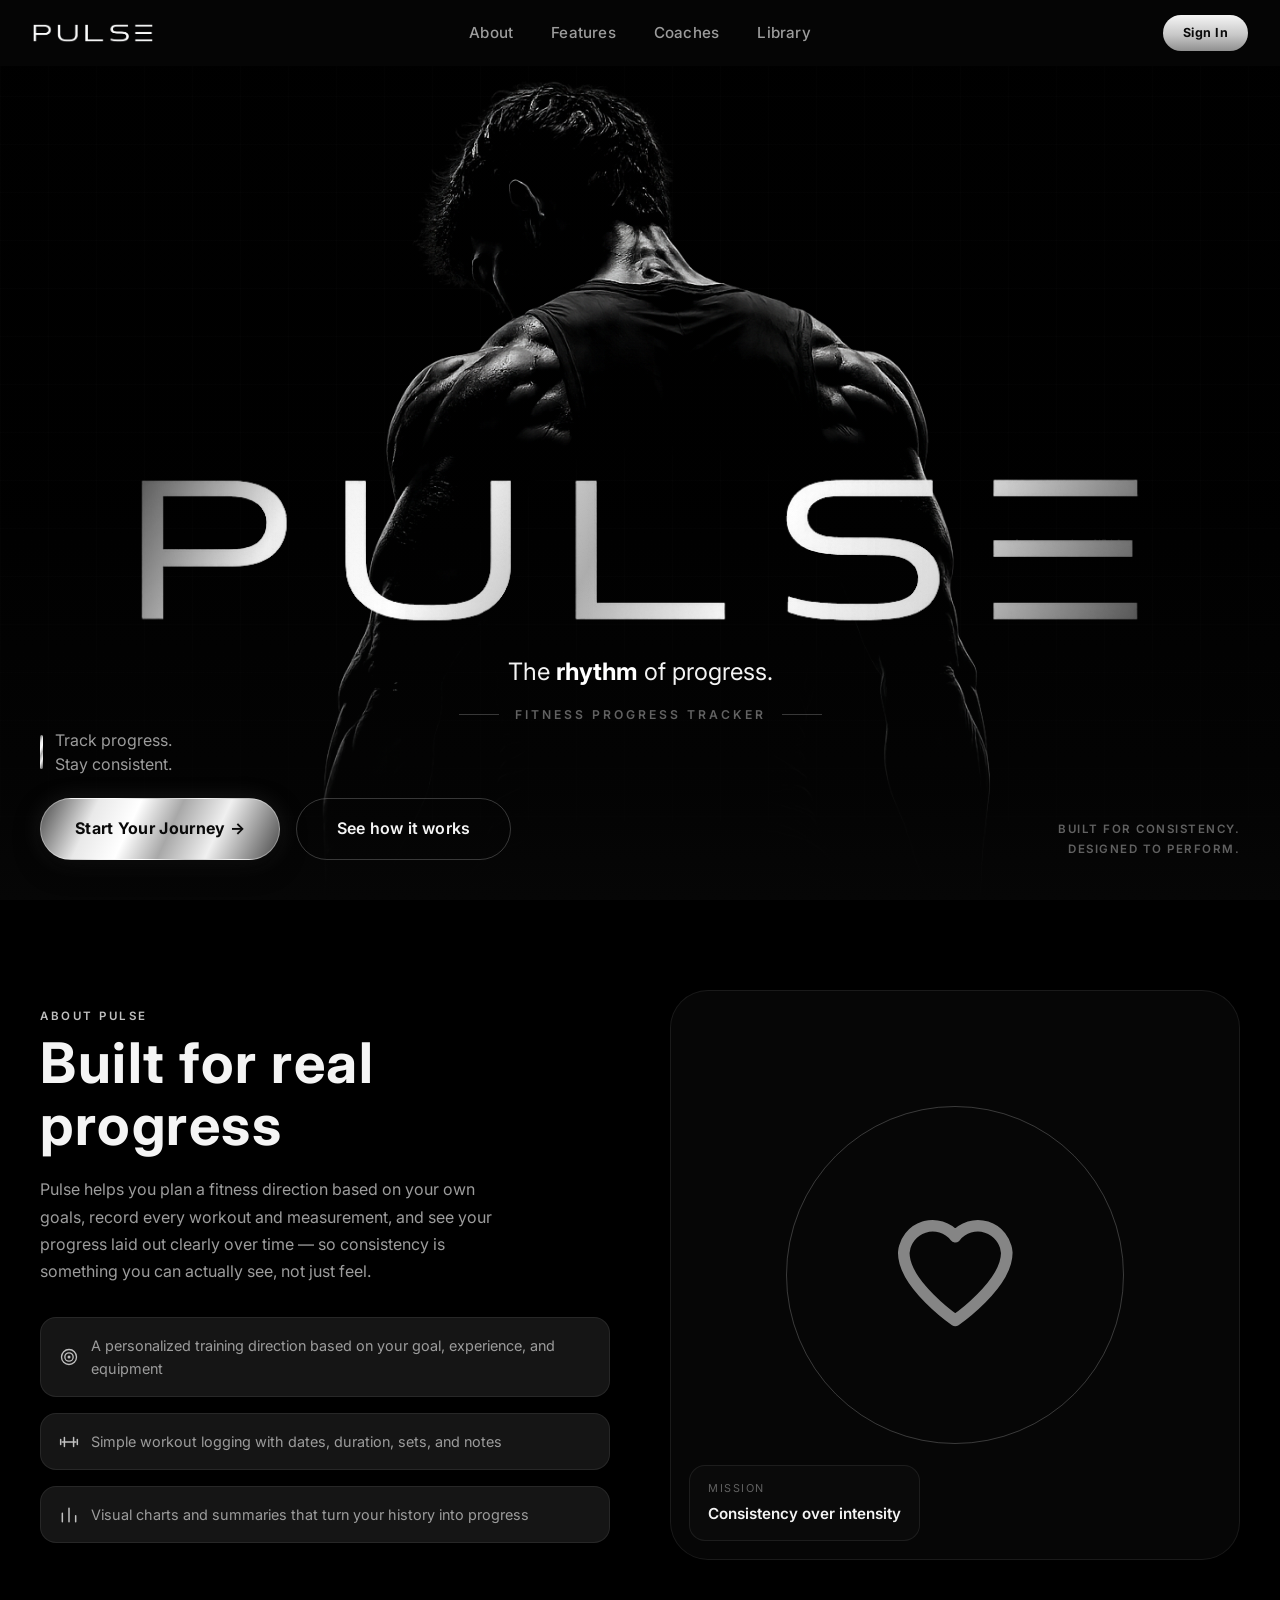
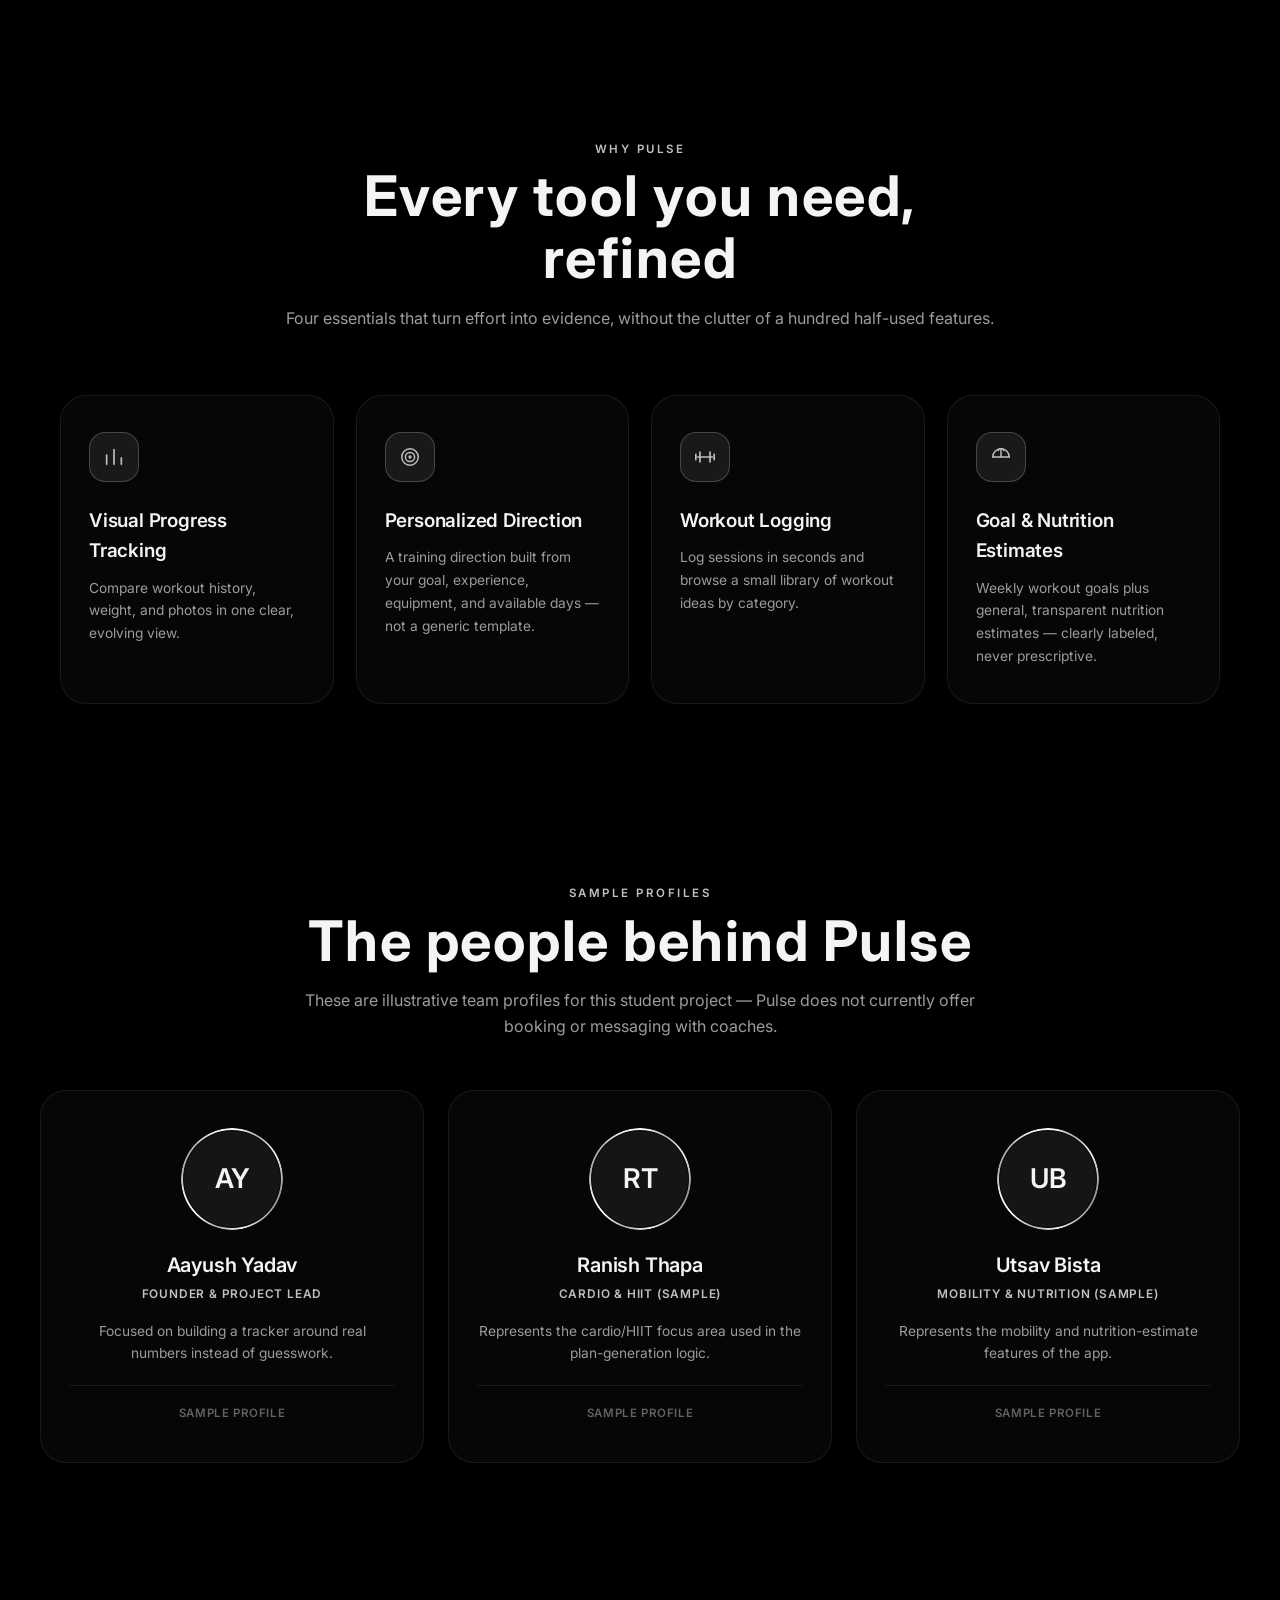
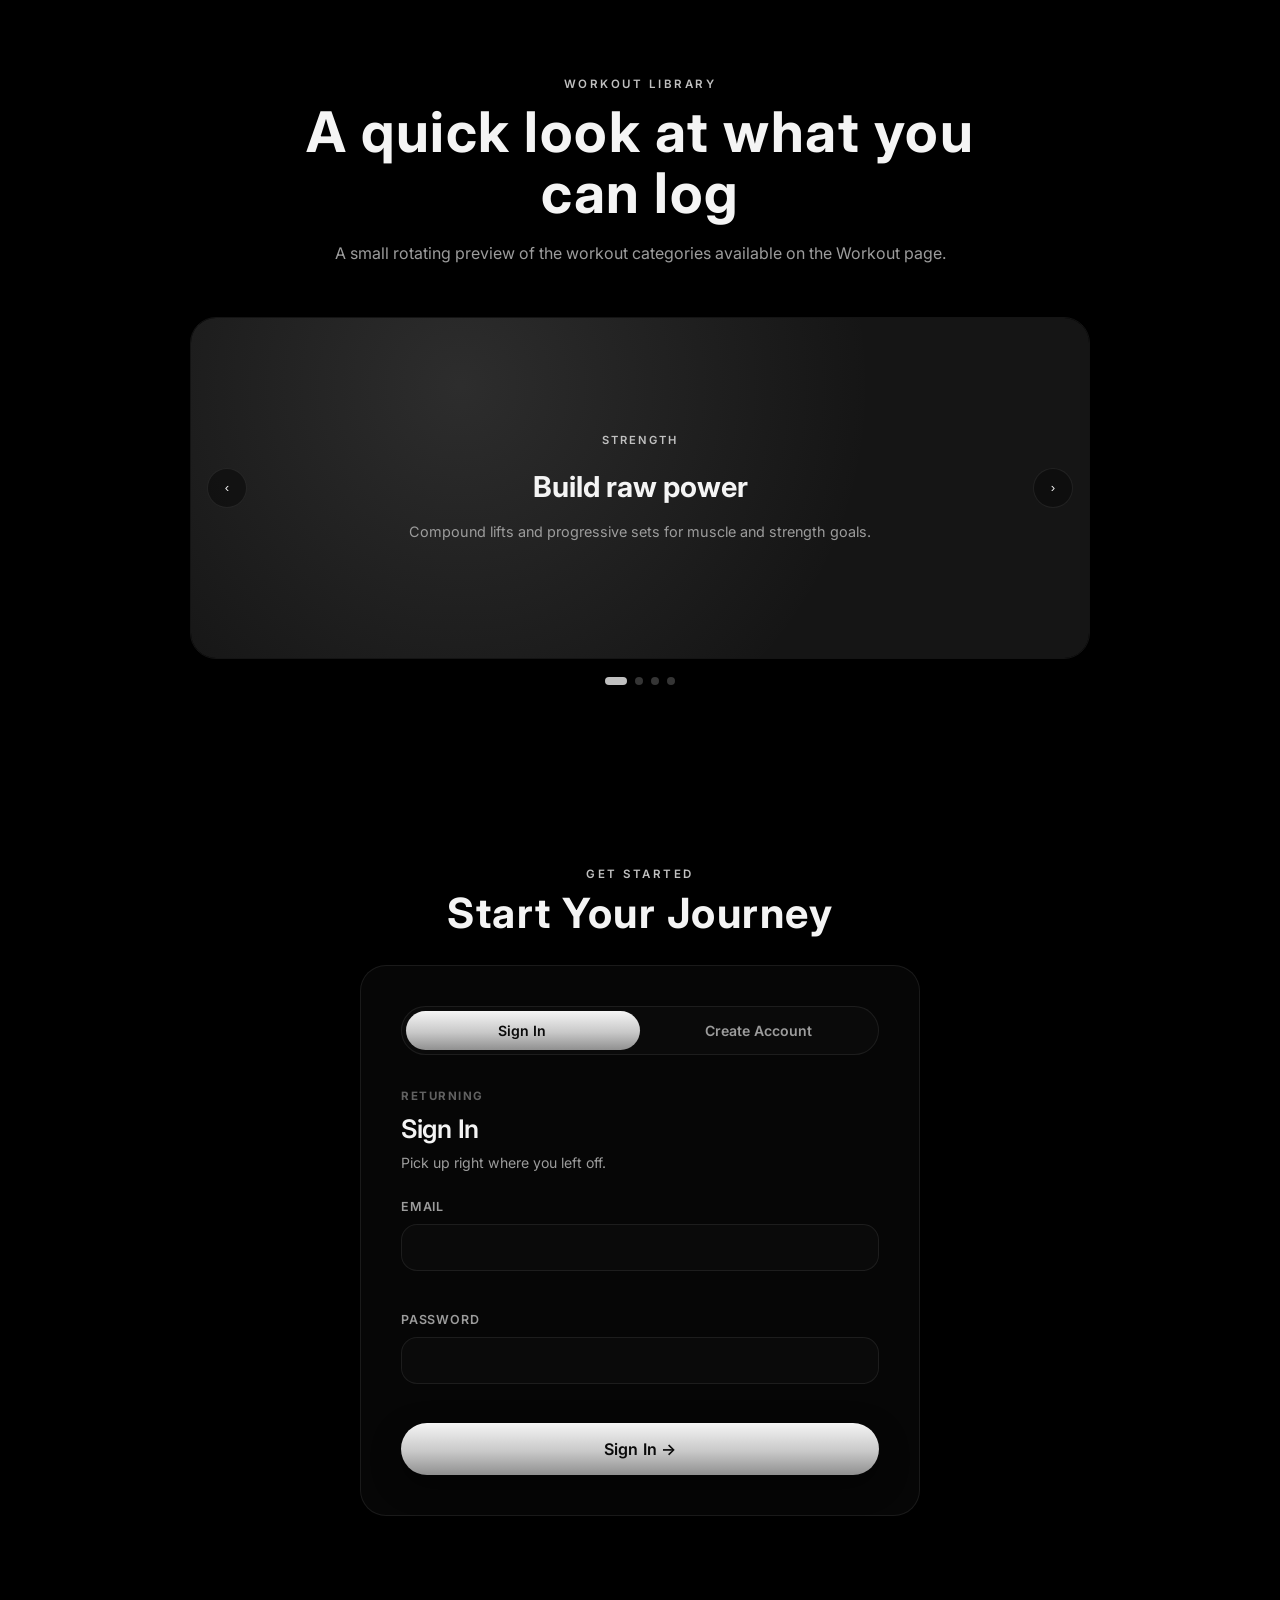
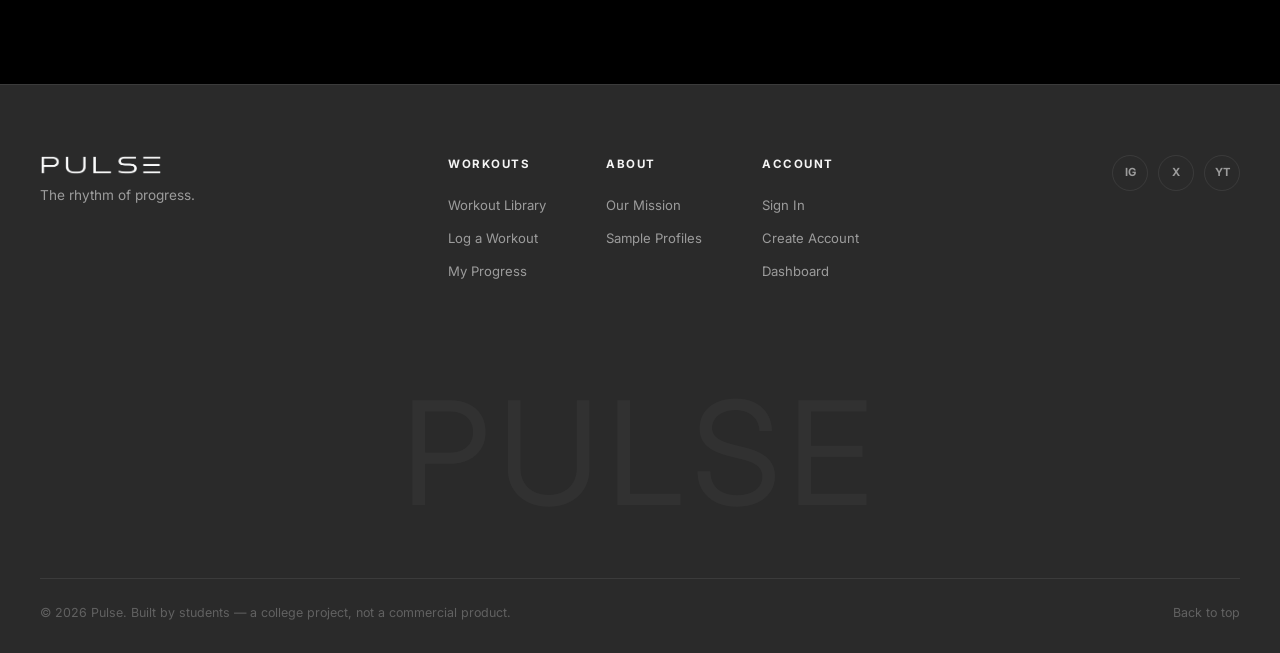
<file: workout.html>
<!DOCTYPE html>
<html lang="en">
<head>
<meta charset="UTF-8">
<meta name="viewport" content="width=device-width, initial-scale=1.0">
<title>Workouts — Pulse</title>
<link rel="stylesheet" href="style.css">
</head>
<body>

<nav class="navbar">
  <a href="index.html" class="nav-logo"><img src="logo.png" alt="Pulse" class="nav-logo-img"></a>
  <div class="nav-right">
    <ul class="nav-links">
      <li><a href="index.html">Home</a></li>
      <li><a href="profile.html">Dashboard</a></li>
      <li><a href="workout.html">Workouts</a></li>
      <li><a href="progress.html">Progress</a></li>
    </ul>
    <div class="nav-user">
      <span class="nav-username"></span>
      <a href="index.html#auth" class="btn-nav-signin">Sign In</a>
      <button type="button" class="btn-nav-logout">Log Out</button>
    </div>
    <button type="button" class="nav-toggle" aria-label="Toggle menu" aria-expanded="false">
      <span></span><span></span><span></span>
    </button>
  </div>
</nav>

<div class="page-wrapper">
  <div class="wk-hero">
    <div class="section-eyebrow">Workout Log</div>
    <h1 class="wk-title">Log &amp; review your workouts</h1>
    <p class="wk-subline">Add a session, track your history, and browse the workout library.</p>
  </div>

  <div class="wk-wrap">
<div class="card">
      <h2 class="card-title">Log a Workout</h2>
      <form id="workout-form" novalidate>
        <div class="wk-form-grid">
          <div class="form-group">
            <label class="form-label" for="wk-type">Workout Type</label>
            <select class="form-select" id="wk-type" required>
              <option value="">Select type…</option>
              <option>Strength</option>
              <option>Cardio</option>
              <option>HIIT</option>
              <option>Yoga</option>
              <option>Cycling</option>
              <option>Core</option>
              <option>Functional</option>
              <option>Other</option>
            </select>
            <div class="field-error" id="wk-type-error"></div>
          </div>
          <div class="form-group">
            <label class="form-label" for="wk-date">Date</label>
            <input class="form-input" type="date" id="wk-date" required>
            <div class="field-error" id="wk-date-error"></div>
          </div>
          <div class="form-group">
            <label class="form-label" for="wk-duration">Duration (minutes)</label>
            <input class="form-input" type="number" id="wk-duration" min="1" max="600" required>
            <div class="field-error" id="wk-duration-error"></div>
          </div>
          <div class="form-group">
            <label class="form-label" for="wk-sets">Sets <span class="wk-optional-tag">(optional)</span></label>
            <input class="form-input" type="number" id="wk-sets" min="1" max="50">
            <div class="field-error" id="wk-sets-error"></div>
          </div>
          <div class="form-group">
            <label class="form-label" for="wk-reps">Repetitions <span class="wk-optional-tag">(optional)</span></label>
            <input class="form-input" type="number" id="wk-reps" min="1" max="200">
            <div class="field-error" id="wk-reps-error"></div>
          </div>
          <div class="form-group">
            <label class="form-label" for="wk-distance">Distance (km) <span class="wk-optional-tag">(optional)</span></label>
            <input class="form-input" type="number" step="0.01" id="wk-distance" min="0.01" max="500">
            <div class="field-error" id="wk-distance-error"></div>
          </div>
          <div class="form-group span-3">
            <label class="form-label" for="wk-notes">Notes <span class="wk-optional-tag">(optional)</span></label>
            <input class="form-input" type="text" id="wk-notes" maxlength="300" placeholder="How did it feel?">
          </div>
        </div>
        <button type="submit" class="btn btn-primary btn-lg mt-24">Save Workout</button>
      </form>
    </div>
<div class="card">
      <div class="wk-history-head">
        <h2 class="card-title" style="margin-bottom:0;">Workout History</h2>
        <select class="form-select wk-sort-select" id="wk-sort">
          <option value="newest">Newest first</option>
          <option value="oldest">Oldest first</option>
          <option value="duration">Longest duration</option>
        </select>
      </div>
      <div id="workout-history" class="wk-history-list"></div>
    </div>
<div class="card">
      <h2 class="card-title">Workout Library</h2>
      <p class="text-muted mt-4" style="margin-bottom:18px;">A small set of sample workout ideas by category, loaded from data/workouts.json.</p>
      <div id="workout-library" class="lib-grid"></div>
    </div>
<div class="card">
      <h2 class="card-title">Category Spotlight</h2>
      <div class="gallery-slider" role="region" aria-roledescription="carousel" aria-label="Workout category spotlight">
        <div class="gallery-track" id="lib-gallery-track"></div>
        <button type="button" class="gallery-nav prev" aria-label="Previous slide">&#8249;</button>
        <button type="button" class="gallery-nav next" aria-label="Next slide">&#8250;</button>
      </div>
      <div class="gallery-dots" id="lib-gallery-dots" role="tablist" aria-label="Slide selector"></div>
    </div>

  </div>
</div>
<div class="modal-overlay" id="delete-modal">
  <div class="card modal-box">
    <h3>Delete this workout?</h3>
    <p>This can't be undone.</p>
    <div class="modal-actions">
      <button type="button" class="btn btn-secondary" id="delete-cancel-btn">Cancel</button>
      <button type="button" class="btn btn-danger" id="delete-confirm-btn">Delete</button>
    </div>
  </div>
</div>

<script src="app.js"></script>
<script src="https://code.jquery.com/jquery-3.7.1.min.js"></script>
<script src="workout.js"></script>
</body>
</html>
</file>
<file: style.css>
@import url('https://api.fontshare.com/v2/css?f[]=clash-display@400,500,600,700&display=swap');
@import url('https://fonts.googleapis.com/css2?family=Inter:wght@400;500;600;700&family=JetBrains+Mono:wght@400;500&display=swap');

:root {
  --bg-void:       #0a0a0a;
  --bg-base:       #0d0d0d;
  --bg-surface:    #101010;
  --bg-elevated:   #151515;
  --bg-card:       #161616;


  --white:         #ffffff;
  --silver-100:    #f2f2f2;
  --silver-300:    #c0c0c0;
  --silver-500:    #8a8a8a;
  --silver-700:    #454545;
  --dark-gray:     #2a2a2a;

  --accent:        #c0c0c0;
  --accent-dim:    rgba(192,192,192,0.10);
  --accent-glow:   0 0 20px rgba(240,240,240,0.22), 0 0 50px rgba(192,192,192,0.12);

  --gradient-metal: linear-gradient(115deg, #4a4a4a 0%, #e9e9e9 22%, #ffffff 38%, #a8a8a8 54%, #f0f0f0 72%, #4a4a4a 100%);
  --gradient-metal-soft: linear-gradient(180deg, #f5f5f5 0%, #c8c8c8 55%, #909090 100%);


  --status-info:   #5ec8e6;
  --status-good:   #4ade80;
  --status-warn:   #f2a154;
  --status-danger: #ff5c5c;


  --progress-accent:      #22d3ee;
  --progress-accent-soft: rgba(34,211,238,0.25);

  --text-primary:  #f4f4f4;
  --text-secondary:#9c9c9c;
  --text-muted:    #616161;
  --text-accent:   #e9e9e9;

  --border:        rgba(255,255,255,0.08);
  --border-accent: rgba(192,192,192,0.28);

  --radius-sm:     10px;
  --radius-md:     16px;
  --radius-lg:     26px;
  --radius-xl:     38px;
  --radius-pill:   999px;

  --font-display:  'Clash Display', 'Inter', sans-serif;
  --font-body:     'Inter', sans-serif;
  --font-mono:     'JetBrains Mono', monospace;

  --transition:    0.25s cubic-bezier(0.4, 0, 0.2, 1);
  --transition-slow: 0.5s cubic-bezier(0.4, 0, 0.2, 1);
}

*, *::before, *::after { box-sizing: border-box; margin: 0; padding: 0; }

html { scroll-behavior: smooth; }

body {
  font-family: var(--font-body);
  background: #000000;
  color: var(--text-primary);
  min-height: 100vh;
  line-height: 1.6;
  overflow-x: hidden;
}

::-webkit-scrollbar { width: 6px; }
::-webkit-scrollbar-track { background: var(--bg-base); }
::-webkit-scrollbar-thumb { background: var(--bg-elevated); border-radius: 3px; }
::-webkit-scrollbar-thumb:hover { background: var(--accent); }

.navbar {
  position: fixed;
  top: 0; left: 0; right: 0;
  z-index: 1000;
  padding: 0 32px;
  height: 66px;
  display: flex;
  align-items: center;
  justify-content: space-between;
  background: rgba(6, 6, 6, 0.86);
  backdrop-filter: blur(24px);
}

.nav-logo {
  font-family: var(--font-display);
  font-size: 1.6rem;
  letter-spacing: 2px;
  color: var(--text-primary);
  text-decoration: none;
  display: flex;
  align-items: center;
  gap: 10px;
}

.nav-logo-img {
  height: 20px;
  width: auto;
  display: block;
}

.grad-underline {
  position: relative;
  display: inline-block;
}
.grad-underline::after {
  content: '';
  position: absolute;
  left: 0; right: 0; bottom: -4px;
  height: 2px;
  background: var(--gradient-metal);
  border-radius: 1px;
}

.nav-logo .logo-dot { display: none; }

.nav-right {
  display: flex;
  align-items: center;
  gap: 22px;
}

.nav-links {
  display: flex;
  align-items: center;
  gap: 38px;
  list-style: none;
  position: absolute;
  left: 50%;
  top: 50%;
  transform: translate(-50%, -50%);
}

.nav-links a {
  font-size: 0.95rem;
  font-weight: 500;
  letter-spacing: 0.2px;
  color: var(--text-secondary);
  text-decoration: none;
  padding: 4px 0;
  transition: var(--transition);
  position: relative;
}

.nav-links a:hover,
.nav-links a.active {
  color: var(--text-primary);
}

.nav-links a.active::after {
  content: '';
  position: absolute;
  bottom: -4px; left: 0; right: 0;
  height: 2px;
  background: var(--gradient-metal);
  border-radius: 1px;
}

.nav-user {
  display: flex;
  align-items: center;
  gap: 12px;
}

.nav-username {
  font-size: 0.82rem;
  font-weight: 500;
  color: var(--text-secondary);
  display: none;
}

.btn-nav-signin {
  font-family: var(--font-body);
  font-size: 0.78rem;
  font-weight: 700;
  letter-spacing: 0.5px;
  color: #0a0a0a;
  background: var(--gradient-metal-soft);
  border: none;
  padding: 8px 20px;
  border-radius: var(--radius-pill);
  cursor: pointer;
  transition: var(--transition);
  text-decoration: none;
  display: inline-flex;
  align-items: center;
}

.btn-nav-signin:hover {
  box-shadow: var(--accent-glow);
  transform: translateY(-1px);
}

.btn-nav-logout {
  font-family: var(--font-body);
  font-size: 0.78rem;
  font-weight: 700;
  letter-spacing: 0.5px;
  color: #0a0a0a;
  background: var(--gradient-metal-soft);
  border: none;
  padding: 8px 18px;
  border-radius: var(--radius-sm);
  cursor: pointer;
  transition: var(--transition);
  display: none;
}

.btn-nav-logout:hover {
  box-shadow: var(--accent-glow);
  transform: translateY(-1px);
}

.nav-toggle {
  display: none;
  flex-direction: column;
  gap: 5px;
  cursor: pointer;
  padding: 6px;
}
.nav-toggle span {
  width: 22px; height: 2px;
  background: var(--text-primary);
  border-radius: 1px;
  transition: var(--transition);
}

.page-wrapper {
  padding-top: 66px;
  min-height: 100vh;
}

.btn {
  display: inline-flex;
  align-items: center;
  justify-content: center;
  gap: 8px;
  font-family: var(--font-body);
  font-weight: 600;
  font-size: 0.9rem;
  letter-spacing: 0.2px;
  border: none;
  border-radius: var(--radius-pill);
  cursor: pointer;
  transition: var(--transition);
  text-decoration: none;
  padding: 13px 28px;
  position: relative;
  overflow: hidden;
}

.btn::before {
  content: '';
  position: absolute;
  top: 0; bottom: 0; left: -60%;
  width: 40%;
  background: linear-gradient(115deg, transparent 0%, rgba(255,255,255,0.55) 50%, transparent 100%);
  transform: skewX(-18deg);
  opacity: 0;
  transition: none;
}
.btn:hover::before {
  opacity: 1;
  animation: btn-sheen 0.85s ease forwards;
}
@keyframes btn-sheen {
  from { left: -60%; }
  to   { left: 130%; }
}

.btn-primary {
  background: var(--gradient-metal-soft);
  color: #0a0a0a;
  box-shadow: 0 10px 30px rgba(0,0,0,0.45);
}
.btn-primary:hover {
  transform: translateY(-2px);
  box-shadow: var(--accent-glow), 0 10px 30px rgba(0,0,0,0.45);
}

.btn-secondary {
  background: transparent;
  color: var(--text-primary);
  border: 1px solid var(--border-accent);
}
.btn-secondary:hover {
  background: var(--accent-dim);
  border-color: var(--silver-300);
  transform: translateY(-2px);
}

.btn-danger {
  background: rgba(255, 92, 92, 0.15);
  color: var(--status-danger);
  border: 1px solid rgba(255, 92, 92, 0.3);
  font-size: 0.78rem;
  padding: 7px 14px;
  border-radius: var(--radius-sm);
}
.btn-danger:hover {
  background: rgba(255, 59, 59, 0.28);
  transform: none;
}

.btn-lg {
  padding: 16px 40px;
  font-size: 1rem;
  border-radius: var(--radius-pill);
}

.form-group {
  display: flex;
  flex-direction: column;
  gap: 7px;
}

.form-label {
  font-size: 0.78rem;
  font-weight: 600;
  letter-spacing: 0.8px;
  text-transform: uppercase;
  color: var(--text-secondary);
}

.form-input, .form-select {
  background: var(--bg-void);
  border: 1px solid var(--border);
  border-radius: var(--radius-md);
  color: var(--text-primary);
  font-family: var(--font-body);
  font-size: 0.95rem;
  padding: 13px 16px;
  transition: var(--transition);
  outline: none;
  appearance: none;
  -webkit-appearance: none;
}

.form-input::placeholder { color: var(--text-muted); }

.form-input:focus, .form-select:focus {
  border-color: var(--silver-500);
  box-shadow: 0 0 0 3px var(--accent-dim);
}

.form-select {
  background-image: url("data:image/svg+xml,%3Csvg xmlns='http://www.w3.org/2000/svg' width='12' height='8' viewBox='0 0 12 8'%3E%3Cpath d='M1 1l5 5 5-5' stroke='%238a9bb0' stroke-width='1.5' fill='none' stroke-linecap='round'/%3E%3C/svg%3E");
  background-repeat: no-repeat;
  background-position: right 14px center;
  padding-right: 38px;
  cursor: pointer;
}

.form-select option { background: var(--bg-surface); }

.pulse-icon { display: inline-flex; width: 1em; height: 1em; }
.pulse-icon svg { width: 100%; height: 100%; display: block; }

.card {
  background: rgba(255,255,255,0.025);
  backdrop-filter: blur(20px);
  -webkit-backdrop-filter: blur(20px);
  border: 1px solid var(--border);
  border-radius: var(--radius-lg);
  padding: 24px;
  transition: var(--transition);
}

.card:hover {
  border-color: rgba(199,202,208,0.28);
  transform: translateY(-2px);
}

.glass-card {
  background: rgba(255,255,255,0.03);
  backdrop-filter: blur(24px);
  -webkit-backdrop-filter: blur(24px);
  border: 1px solid var(--border);
  border-radius: var(--radius-lg);
  position: relative;
  overflow: hidden;
  transition: var(--transition);
}
.glass-card::after {
  content: '';
  position: absolute; top: -60%; left: -20%; width: 75%; height: 90%;
  background: radial-gradient(circle, rgba(255,255,255,0.07), transparent 70%);
  pointer-events: none;
}
.glass-card::before {
  content: '';
  position: absolute; inset: 0;
  border-radius: inherit;
  padding: 1px;
  background: var(--gradient-metal);
  opacity: 0;
  transition: var(--transition);
  -webkit-mask: linear-gradient(#fff 0 0) content-box, linear-gradient(#fff 0 0);
  mask: linear-gradient(#fff 0 0) content-box, linear-gradient(#fff 0 0);
  -webkit-mask-composite: xor;
  mask-composite: exclude;
  pointer-events: none;
}
.glass-card:hover { transform: translateY(-8px); border-color: var(--border-accent); box-shadow: 0 24px 55px rgba(0,0,0,0.45); }
.glass-card:hover::before { opacity: 0.6; }

.section-eyebrow {
  font-size: 0.72rem;
  font-weight: 600;
  letter-spacing: 2.5px;
  text-transform: uppercase;
  color: var(--accent);
  margin-bottom: 8px;
}

.section-title {
  font-family: var(--font-display);
  font-size: clamp(2rem, 5vw, 3.5rem);
  letter-spacing: 1.5px;
  line-height: 1.1;
  color: var(--text-primary);
}

.text-accent { color: var(--accent); }
.text-muted  { color: var(--text-secondary); }
.text-mono   { font-family: var(--font-mono); }
.flex        { display: flex; }
.flex-center { display: flex; align-items: center; justify-content: center; }
.gap-8       { gap: 8px; }
.gap-12      { gap: 12px; }
.gap-16      { gap: 16px; }
.gap-24      { gap: 24px; }
.mt-4        { margin-top: 4px; }
.mt-8        { margin-top: 8px; }
.mt-12       { margin-top: 12px; }
.mt-16       { margin-top: 16px; }
.mt-24       { margin-top: 24px; }
.mt-32       { margin-top: 32px; }
.hidden      { display: none !important; }

body::before {
  content: '';
  position: fixed;
  inset: 0;
  background-image:
    linear-gradient(rgba(199,202,208,0.016) 1px, transparent 1px),
    linear-gradient(90deg, rgba(199,202,208,0.016) 1px, transparent 1px);
  background-size: 48px 48px;
  pointer-events: none;
  z-index: 0;
}

#toast-container {
  position: fixed;
  bottom: 28px;
  right: 28px;
  z-index: 9999;
  display: flex;
  flex-direction: column;
  gap: 10px;
  pointer-events: none;
}

.toast {
  background: var(--bg-elevated);
  border: 1px solid var(--border);
  border-left: 3px solid var(--accent);
  border-radius: var(--radius-md);
  padding: 14px 20px;
  font-size: 0.85rem;
  color: var(--text-primary);
  min-width: 260px;
  max-width: 340px;
  box-shadow: 0 8px 32px rgba(0,0,0,0.5);
  animation: toast-in 0.35s cubic-bezier(0.34, 1.56, 0.64, 1);
  pointer-events: all;
  display: flex;
  align-items: center;
  gap: 10px;
}

.toast.toast-error { border-left-color: var(--status-danger); }
.toast.toast-warning { border-left-color: var(--status-warn); }

.toast-icon { font-size: 1rem; flex-shrink: 0; }

@keyframes toast-in {
  from { opacity: 0; transform: translateX(60px) scale(0.95); }
  to   { opacity: 1; transform: translateX(0) scale(1); }
}

@keyframes toast-out {
  to { opacity: 0; transform: translateX(60px) scale(0.95); }
}

@media (max-width: 768px) {
  .navbar { padding: 0 18px; }

  .nav-links {
    position: fixed;
    top: 66px; left: 0; right: 0;
    background: rgba(8,11,16,0.97);
    backdrop-filter: blur(20px);
    flex-direction: column;
    align-items: flex-start;
    padding: 16px 18px 24px;
    border: none;
    border-bottom: 1px solid var(--border);
    border-radius: 0;
    gap: 4px;
    transform: translateY(-120%);
    opacity: 0;
    transition: var(--transition-slow);
    pointer-events: none;
  }

  .nav-links.open {
    transform: translateY(0);
    opacity: 1;
    pointer-events: all;
  }

  .nav-links a { width: 100%; padding: 12px 16px; border-radius: var(--radius-sm); }

  .nav-toggle { display: flex; }

  .btn-nav-logout { font-size: 0.72rem; padding: 7px 14px; }
  .btn-nav-signin { font-size: 0.72rem; padding: 7px 16px; }
}

.week-plan { display: flex; flex-direction: column; gap: 12px; }
.week-day-card { background: var(--bg-elevated); border: 1px solid var(--border); border-radius: var(--radius-md); padding: 16px 18px; }
.week-day-head { display: flex; align-items: baseline; gap: 10px; margin-bottom: 10px; flex-wrap: wrap; }
.week-day-name { font-family: var(--font-display); font-size: 1.05rem; letter-spacing: 1px; color: var(--accent); }
.week-day-focus { font-size: 0.82rem; color: var(--text-secondary); font-weight: 600; }
.week-exercise-list { list-style: none; display: flex; flex-direction: column; gap: 2px; }
.week-exercise-list li { font-size: 0.85rem; color: var(--text-secondary); display: flex; justify-content: space-between; gap: 10px; padding: 7px 0; border-bottom: 1px solid var(--border); }
.week-exercise-list li:last-child { border-bottom: none; }
.week-exercise-list li .ex-sets { color: var(--text-primary); font-family: var(--font-mono); font-size: 0.78rem; white-space: nowrap; }
.week-meal-grid { display: grid; grid-template-columns: 88px 1fr; gap: 7px 14px; font-size: 0.85rem; }
.week-meal-grid .meal-label { color: var(--accent); font-weight: 600; font-size: 0.7rem; text-transform: uppercase; letter-spacing: 0.6px; padding-top: 2px; }
.week-meal-grid .meal-text { color: var(--text-secondary); line-height: 1.5; }
@media (max-width: 480px) {
  .week-meal-grid { grid-template-columns: 1fr; gap: 2px 0; }
  .week-meal-grid .meal-label { margin-top: 6px; }
}

@media (max-width: 640px) {
  .page-wrapper { padding-top: 66px; }
  .btn { padding: 11px 20px; font-size: 0.85rem; }
  .btn-lg { padding: 12px 24px; font-size: 0.9rem; }
  .card { padding: 18px; }
  .section-title { font-size: clamp(1.6rem, 7vw, 2.8rem); }
  #toast-container { bottom: 16px; right: 16px; left: 16px; }
  .toast { min-width: unset; max-width: 100%; }
}

@media (max-width: 480px) {
  .navbar { padding: 0 14px; }
  .nav-user { gap: 8px; }
  .btn { padding: 10px 16px; font-size: 0.82rem; }
  .form-input, .form-select { padding: 11px 13px; font-size: 0.9rem; }
}

.dash-hero {
  padding: 48px 40px 8px;
  max-width: 1600px;
  margin: 0 auto;
}

.dash-greeting {
  font-family: var(--font-display);
  font-size: clamp(1.8rem, 4vw, 2.6rem);
  letter-spacing: 1px;
  margin-top: 6px;
}

.dash-subline {
  color: var(--text-secondary);
  font-size: 0.92rem;
  margin-top: 8px;
}

.dash-wrap {
  max-width: 1600px;
  margin: 0 auto;
  padding: 28px 40px 80px;
  display: flex;
  flex-direction: column;
  gap: 24px;
}

.stat-grid {
  display: grid;
  grid-template-columns: repeat(4, 1fr);
  gap: 16px;
}

.stat-card {
  display: flex;
  flex-direction: column;
  gap: 10px;
}

.stat-icon {
  width: 34px;
  height: 34px;
  color: var(--accent);
}

.stat-value {
  font-family: var(--font-display);
  font-size: 2rem;
  letter-spacing: 0.5px;
  color: var(--text-primary);
}

.stat-label {
  font-size: 0.76rem;
  font-weight: 600;
  letter-spacing: 0.6px;
  text-transform: uppercase;
  color: var(--text-muted);
}

.goal-card {
  display: flex;
  align-items: center;
  gap: 28px;
  flex-wrap: wrap;
}

.goal-ring-wrap {
  position: relative;
  width: 128px;
  height: 128px;
  flex-shrink: 0;
}

.goal-ring-wrap svg { width: 100%; height: 100%; transform: rotate(-90deg); }

.goal-ring-track { fill: none; stroke: var(--border); stroke-width: 8; }

.goal-ring-fill {
  fill: none;
  stroke: var(--progress-accent);
  stroke-width: 8;
  stroke-linecap: round;
  filter: drop-shadow(0 0 6px var(--progress-accent-soft));
  transition: stroke-dashoffset 0.8s cubic-bezier(0.4, 0, 0.2, 1);
}

.goal-ring-label {
  position: absolute;
  inset: 0;
  display: flex;
  align-items: center;
  justify-content: center;
  font-family: var(--font-display);
  font-size: 1.5rem;
  color: var(--text-primary);
}

.goal-info { flex: 1; min-width: 200px; }

.goal-info-title {
  font-size: 0.78rem;
  font-weight: 600;
  letter-spacing: 0.8px;
  text-transform: uppercase;
  color: var(--text-muted);
  margin-bottom: 6px;
}

.goal-info-desc { color: var(--text-secondary); font-size: 0.92rem; line-height: 1.55; }

.dash-cols {
  display: grid;
  grid-template-columns: 1.4fr 1fr;
  gap: 24px;
  align-items: start;
}

.card-title {
  font-family: var(--font-display);
  font-size: 1.15rem;
  letter-spacing: 0.5px;
  margin-bottom: 18px;
}

.form-grid {
  display: grid;
  grid-template-columns: 1fr 1fr;
  gap: 16px;
}

.form-grid .form-group.span-2 { grid-column: 1 / -1; }

.field-error {
  font-size: 0.76rem;
  color: var(--status-danger);
  min-height: 16px;
}

.profile-summary {
  display: flex;
  flex-direction: column;
  gap: 14px;
}

.summary-row {
  display: flex;
  justify-content: space-between;
  align-items: baseline;
  padding: 10px 0;
  border-bottom: 1px solid var(--border);
  font-size: 0.9rem;
}
.summary-row:last-child { border-bottom: none; }
.summary-row .label { color: var(--text-muted); }
.summary-row .value { color: var(--text-primary); font-weight: 600; }

.recent-list { display: flex; flex-direction: column; gap: 10px; }

.recent-row {
  display: flex;
  align-items: center;
  gap: 14px;
  padding: 12px 14px;
  background: var(--bg-elevated);
  border: 1px solid var(--border);
  border-radius: var(--radius-md);
}

.recent-icon { width: 20px; height: 20px; color: var(--accent); flex-shrink: 0; }

.recent-main { flex: 1; min-width: 0; }
.recent-type { font-size: 0.9rem; font-weight: 600; color: var(--text-primary); }
.recent-meta { font-size: 0.78rem; color: var(--text-muted); margin-top: 2px; }
.recent-duration { font-family: var(--font-mono); font-size: 0.85rem; color: var(--text-secondary); white-space: nowrap; }

.empty-state {
  display: flex;
  flex-direction: column;
  align-items: center;
  text-align: center;
  gap: 12px;
  padding: 36px 20px;
  color: var(--text-muted);
}
.empty-state .empty-icon { width: 40px; height: 40px; color: var(--text-muted); }
.empty-state p { font-size: 0.88rem; max-width: 280px; }

.dash-cta-row {
  display: flex;
  gap: 14px;
  flex-wrap: wrap;
}

@media (max-width: 900px) {
  .stat-grid { grid-template-columns: repeat(2, 1fr); }
  .dash-cols { grid-template-columns: 1fr; }
}

@media (max-width: 640px) {
  .dash-hero { padding: 36px 18px 4px; }
  .dash-wrap { padding: 20px 18px 60px; }
  .stat-grid { grid-template-columns: repeat(2, 1fr); gap: 12px; }
  .form-grid { grid-template-columns: 1fr; }
  .goal-card { flex-direction: column; text-align: center; }
}

@media (max-width: 420px) {
  .stat-grid { grid-template-columns: 1fr; }
}

.wk-hero {
  padding: 48px 40px 8px;
  max-width: 1600px;
  margin: 0 auto;
}

.wk-title {
  font-family: var(--font-display);
  font-size: clamp(1.8rem, 4vw, 2.6rem);
  letter-spacing: 1px;
  margin-top: 6px;
}

.wk-subline {
  color: var(--text-secondary);
  font-size: 0.92rem;
  margin-top: 8px;
}

.wk-wrap {
  max-width: 1600px;
  margin: 0 auto;
  padding: 28px 40px 80px;
  display: flex;
  flex-direction: column;
  gap: 24px;
}

.wk-form-grid {
  display: grid;
  grid-template-columns: 1fr 1fr 1fr;
  gap: 16px;
}

.wk-form-grid .form-group.span-2 { grid-column: span 2; }
.wk-form-grid .form-group.span-3 { grid-column: 1 / -1; }

.wk-optional-tag {
  font-size: 0.68rem;
  font-weight: 500;
  text-transform: none;
  letter-spacing: 0;
  color: var(--text-muted);
  margin-left: 4px;
}

.wk-history-head {
  display: flex;
  align-items: center;
  justify-content: space-between;
  flex-wrap: wrap;
  gap: 12px;
  margin-bottom: 18px;
}

.wk-sort-select {
  width: auto;
  min-width: 170px;
  padding: 9px 34px 9px 14px;
  font-size: 0.82rem;
}

.wk-history-list {
  display: flex;
  flex-direction: column;
  gap: 10px;
}

.wk-row {
  display: flex;
  align-items: center;
  gap: 16px;
  padding: 14px 16px;
  background: var(--bg-elevated);
  border: 1px solid var(--border);
  border-radius: var(--radius-md);
  transition: var(--transition);
}
.wk-row:hover { border-color: var(--border-accent); }

.wk-row-icon {
  width: 22px;
  height: 22px;
  color: var(--accent);
  flex-shrink: 0;
}

.wk-row-main { flex: 1; min-width: 0; }
.wk-row-type { font-size: 0.92rem; font-weight: 600; color: var(--text-primary); }
.wk-row-meta {
  font-size: 0.78rem;
  color: var(--text-muted);
  margin-top: 3px;
  display: flex;
  gap: 10px;
  flex-wrap: wrap;
}
.wk-row-notes {
  font-size: 0.8rem;
  color: var(--text-secondary);
  margin-top: 4px;
  font-style: italic;
}

.wk-row-duration {
  font-family: var(--font-mono);
  font-size: 0.9rem;
  color: var(--text-secondary);
  white-space: nowrap;
}

.wk-row-delete {
  background: transparent;
  border: none;
  color: var(--text-muted);
  cursor: pointer;
  padding: 6px;
  border-radius: var(--radius-sm);
  transition: var(--transition);
  flex-shrink: 0;
  display: flex;
}
.wk-row-delete:hover { color: var(--status-danger); background: rgba(255,92,92,0.12); }
.wk-row-delete svg { width: 16px; height: 16px; }

@media (max-width: 900px) {
  .wk-form-grid { grid-template-columns: 1fr 1fr; }
  .wk-form-grid .form-group.span-3 { grid-column: 1 / -1; }
}

@media (max-width: 640px) {
  .wk-hero { padding: 36px 18px 4px; }
  .wk-wrap { padding: 20px 18px 60px; }
  .wk-form-grid { grid-template-columns: 1fr; }
  .wk-form-grid .form-group.span-2,
  .wk-form-grid .form-group.span-3 { grid-column: 1 / -1; }
  .wk-row { flex-wrap: wrap; }
  .wk-row-duration { order: 3; width: 100%; text-align: right; }
}

.pg-hero {
  padding: 48px 40px 8px;
  max-width: 1600px;
  margin: 0 auto;
}

.pg-title {
  font-family: var(--font-display);
  font-size: clamp(1.8rem, 4vw, 2.6rem);
  letter-spacing: 1px;
  margin-top: 6px;
}

.pg-subline {
  color: var(--text-secondary);
  font-size: 0.92rem;
  margin-top: 8px;
}

.pg-wrap {
  max-width: 1600px;
  margin: 0 auto;
  padding: 28px 40px 80px;
  display: flex;
  flex-direction: column;
  gap: 24px;
}

.pg-chart-head {
  display: flex;
  align-items: center;
  justify-content: space-between;
  flex-wrap: wrap;
  gap: 12px;
  margin-bottom: 18px;
}

.pg-filter-select {
  width: auto;
  min-width: 160px;
  padding: 9px 34px 9px 14px;
  font-size: 0.82rem;
}

.pg-mini-stats {
  display: grid;
  grid-template-columns: repeat(4, 1fr);
  gap: 14px;
  margin-bottom: 22px;
}

.pg-mini-stat {
  text-align: center;
  padding: 14px 10px;
  background: var(--bg-elevated);
  border: 1px solid var(--border);
  border-radius: var(--radius-md);
}

.pg-mini-value {
  font-family: var(--font-display);
  font-size: 1.5rem;
  color: var(--progress-accent);
}

.pg-mini-label {
  font-size: 0.7rem;
  font-weight: 600;
  letter-spacing: 0.5px;
  text-transform: uppercase;
  color: var(--text-muted);
  margin-top: 4px;
}

.pg-chart-wrap {
  position: relative;
  height: 300px;
  width: 100%;
}

.pg-bar-row {
  display: flex;
  align-items: center;
  justify-content: space-between;
  margin-bottom: 10px;
  font-size: 0.88rem;
}
.pg-bar-row .label { color: var(--text-secondary); }
.pg-bar-row .value { color: var(--text-primary); font-weight: 600; font-family: var(--font-mono); }

.pg-bar-track {
  width: 100%;
  height: 12px;
  background: var(--bg-elevated);
  border: 1px solid var(--border);
  border-radius: var(--radius-pill);
  overflow: hidden;
}

.pg-bar-fill {
  height: 100%;
  background: var(--progress-accent);
  border-radius: var(--radius-pill);
  box-shadow: 0 0 10px var(--progress-accent-soft);
  transition: width 0.8s cubic-bezier(0.4, 0, 0.2, 1);
}

.fit-gallery-grid {
  display: grid;
  grid-template-columns: repeat(3, 1fr);
  gap: 16px;
}
.fit-gallery-card {
  position: relative;
  aspect-ratio: 4 / 5;
  border-radius: var(--radius-lg);
  overflow: hidden;
  border: 1px solid var(--border);
  background-size: cover;
  background-position: center;
  transition: transform 0.4s cubic-bezier(0.22, 1, 0.36, 1), border-color 0.3s;
}
.fit-gallery-card:hover { transform: scale(1.03); border-color: var(--border-accent); }
.fit-gallery-card.tone-strength { background-image: url('assets/gallery/strength.jpg'), radial-gradient(circle at 30% 15%, rgba(220,220,220,0.16), transparent 60%), linear-gradient(155deg, #1c1c1c 0%, #050505 75%); }
.fit-gallery-card.tone-cardio   { background-image: url('assets/gallery/cardio.jpg'),   radial-gradient(circle at 75% 20%, rgba(34,211,238,0.14), transparent 60%), linear-gradient(155deg, #171c1e 0%, #050505 75%); }
.fit-gallery-card.tone-hiit     { background-image: url('assets/gallery/hiit.jpg'),     radial-gradient(circle at 25% 75%, rgba(255,255,255,0.14), transparent 60%), linear-gradient(155deg, #1e1a15 0%, #050505 75%); }
.fit-gallery-card.tone-yoga     { background-image: url('assets/gallery/yoga.jpg'),     radial-gradient(circle at 70% 70%, rgba(192,192,192,0.14), transparent 60%), linear-gradient(155deg, #171e1a 0%, #050505 75%); }
.fit-gallery-card.tone-core     { background-image: url('assets/gallery/core.jpg'),     radial-gradient(circle at 30% 60%, rgba(34,211,238,0.12), transparent 60%), linear-gradient(155deg, #14181e 0%, #050505 75%); }
.fit-gallery-card.tone-recovery { background-image: url('assets/gallery/recovery.jpg'), radial-gradient(circle at 60% 30%, rgba(220,220,220,0.12), transparent 60%), linear-gradient(155deg, #1a1a1e 0%, #050505 75%); }
.fit-gallery-overlay {
  position: absolute;
  inset: 0;
  display: flex;
  flex-direction: column;
  justify-content: flex-end;
  gap: 6px;
  padding: 18px;
  background: linear-gradient(180deg, transparent 45%, rgba(0,0,0,0.75) 100%);
}
.fit-gallery-icon {
  width: 26px; height: 26px;
  color: var(--text-primary);
  margin-bottom: 4px;
  opacity: 0.9;
}
.fit-gallery-label { font-family: var(--font-display); font-size: 1.05rem; letter-spacing: 0.2px; color: var(--white); }
.fit-gallery-caption { font-size: 0.76rem; color: var(--text-secondary); line-height: 1.4; }
@media (max-width: 900px) { .fit-gallery-grid { grid-template-columns: 1fr 1fr; } }
@media (max-width: 480px) { .fit-gallery-grid { grid-template-columns: 1fr; } }

@media (max-width: 900px) {
  .pg-mini-stats { grid-template-columns: repeat(2, 1fr); }
}

@media (max-width: 640px) {
  .pg-hero { padding: 36px 18px 4px; }
  .pg-wrap { padding: 20px 18px 60px; }
  .pg-mini-stats { grid-template-columns: repeat(2, 1fr); gap: 10px; }
  .pg-photo-grid { grid-template-columns: 1fr; }
  .pg-chart-wrap { height: 240px; }
}

.hero {
  position: relative;
  min-height: 100vh;
  overflow: hidden;
}
.hero-bg {
  position: absolute;
  inset: 0;
  z-index: 0;
}
.hero-bg img {
  width: 100%; height: 100%;
  object-fit: cover;
  object-position: center 12%;
}
.hero-bg::after {
  content: '';
  position: absolute; inset: 0;
  background: linear-gradient(180deg, rgba(6,6,6,0.05) 0%, rgba(6,6,6,0.1) 55%, rgba(6,6,6,0.55) 88%, #060606 100%);
}
.hero-inner {
  position: relative;
  z-index: 1;
  min-height: 100vh;
  max-width: 1600px;
  margin: 0 auto;
  padding: 130px 40px 40px;
  display: flex;
  flex-direction: column;
  justify-content: flex-end;
}
.hero-content {
  text-align: center;
  margin: 0 auto;
}
.hero-eyebrow {
  display: flex;
  align-items: center;
  justify-content: center;
  gap: 12px;
  color: var(--text-secondary);
  font-size: 0.92rem;
  margin-bottom: 14px;
}
.hero-eyebrow .bar { width: 3px; height: 22px; background: var(--gradient-metal); border-radius: 2px; display: inline-block; }
.hero-title {
  /* Same wordmark asset as .nav-logo-img (logo.png), scaled up. Aspect ratio
     matches the source file (1046x172) so proportions stay identical at
     every size. */
  width: clamp(280px, 80vw, 1400px);
  aspect-ratio: 1046 / 172;
  margin: 0 auto 18px;
  background: linear-gradient(115deg, #4a4a4a 0%, #eeeeee 16%, #ffffff 30%, #aeaeae 46%, #ffffff 62%, #dddddd 78%, #4a4a4a 100%);
  -webkit-mask-image: url('logo.png');
  mask-image: url('logo.png');
  -webkit-mask-repeat: no-repeat;
  mask-repeat: no-repeat;
  -webkit-mask-position: center;
  mask-position: center;
  -webkit-mask-size: contain;
  mask-size: contain;
  filter: drop-shadow(0 2px 2px rgba(0,0,0,0.5)) drop-shadow(0 20px 45px rgba(0,0,0,0.55));
}
.hero-tagline {
  font-size: clamp(1.1rem, 2vw, 1.5rem);
  color: var(--text-primary);
  margin-bottom: 14px;
}
.hero-tagline strong { color: var(--white); font-weight: 700; }
.hero-sub {
  display: flex;
  align-items: center;
  justify-content: center;
  gap: 16px;
  font-size: 0.76rem;
  font-weight: 600;
  letter-spacing: 3px;
  text-transform: uppercase;
  color: var(--text-muted);
}
.hero-sub::before, .hero-sub::after {
  content: '';
  width: 40px; height: 1px;
  background: var(--border-accent);
}
.hero-bottom-row {
  position: relative;
  z-index: 1;
  display: flex;
  align-items: flex-end;
  justify-content: space-between;
  gap: 24px;
  flex-wrap: wrap;
  margin-top: 4px;
}
.hero-bottom-left { text-align: left; }
.hero-eyebrow-small {
  display: flex;
  gap: 12px;
  align-items: center;
  color: var(--text-secondary);
  font-size: 1rem;
  margin-bottom: 22px;
}
.hero-eyebrow-small .bar { width: 3px; height: 34px; background: var(--gradient-metal); border-radius: 2px; display: inline-block; }
.hero-eyebrow-small span:last-child { display: flex; flex-direction: column; line-height: 1.5; }
.hero-cta-row { display: flex; gap: 16px; flex-wrap: wrap; }

#hero-cta-primary {
  background: var(--gradient-metal);
  border: 1px solid rgba(255,255,255,0.35);
  padding: 17px 34px;
  font-weight: 700;
  letter-spacing: 0.3px;
  box-shadow: 0 8px 24px rgba(0,0,0,0.5), 0 0 26px rgba(240,240,240,0.10);
}
#hero-cta-primary:hover {
  box-shadow: 0 10px 30px rgba(0,0,0,0.55), 0 0 40px rgba(240,240,240,0.18);
}
.hero-meta {
  text-align: right;
  font-size: 0.72rem;
  font-weight: 600;
  letter-spacing: 1.5px;
  text-transform: uppercase;
  color: var(--text-muted);
  line-height: 1.8;
}
@media (max-width: 640px) {
  .hero-inner { padding: 110px 18px 40px; }
  .hero-bottom-row { flex-direction: column; align-items: center; text-align: center; gap: 28px; }
  .hero-bottom-left { text-align: center; }
  .hero-eyebrow-small { justify-content: center; }
  .hero-cta-row { justify-content: center; }
  .hero-meta { text-align: center; }
}

.section { padding: 90px 40px; max-width: 1600px; margin: 0 auto; }
.section-head { text-align: center; max-width: 720px; margin: 0 auto 50px; }
.section-head .section-eyebrow { text-align: center; }
.section-lead { color: var(--text-secondary); font-size: 1rem; margin-top: 16px; line-height: 1.6; }

@media (max-width: 640px) {
  .section { padding: 60px 18px; }
}

.about-grid {
  display: grid;
  grid-template-columns: 1fr 1fr;
  gap: 60px;
  align-items: center;
}
.about-copy .section-eyebrow { text-align: left; }
.about-lead { color: var(--text-secondary); font-size: 1rem; line-height: 1.7; margin: 20px 0 32px; max-width: 480px; }
.about-points { display: flex; flex-direction: column; gap: 16px; margin-top: 8px; }
.about-point {
  display: flex; align-items: center; gap: 12px;
  padding: 16px 18px;
  background: var(--bg-elevated);
  border: 1px solid var(--border);
  border-radius: var(--radius-md);
}
.about-point .point-icon { width: 20px; height: 20px; color: var(--accent); flex-shrink: 0; }
.about-point span:last-child { font-size: 0.9rem; color: var(--text-secondary); }
.about-visual {
  aspect-ratio: 1;
  border-radius: var(--radius-xl);
  display: flex;
  align-items: center;
  justify-content: center;
  position: relative;
}
.about-visual-ring {
  width: 65%;
  aspect-ratio: 1;
  border-radius: 50%;
  border: 1px solid var(--border-accent);
  display: flex;
  align-items: center;
  justify-content: center;
  color: var(--text-secondary);
}
.about-visual-ring svg { width: 46%; height: auto; opacity: 0.85; }
.about-visual-tag {
  position: absolute;
  bottom: 18px; left: 18px;
  background: var(--bg-void);
  border: 1px solid var(--border);
  border-radius: var(--radius-md);
  padding: 14px 18px;
}
.about-visual-tag .tag-label { font-size: 0.68rem; letter-spacing: 1.5px; text-transform: uppercase; color: var(--text-muted); }
.about-visual-tag .tag-value { font-size: 0.95rem; font-weight: 600; color: var(--text-primary); margin-top: 4px; }
@media (max-width: 900px) {
  .about-grid { grid-template-columns: 1fr; }
  .about-visual { order: -1; max-width: 380px; margin: 0 auto; }
}

.features-section { max-width: 1240px; }
.features-section .section-head { margin-bottom: 64px; }
.feature-grid {
  display: grid;
  grid-template-columns: repeat(4, 1fr);
  gap: 22px;
}
.feature-card { padding: 36px 28px; }
.feature-icon-wrap {
  width: 50px; height: 50px;
  border-radius: var(--radius-md);
  background: var(--accent-dim);
  border: 1px solid var(--border-accent);
  display: flex; align-items: center; justify-content: center;
  margin-bottom: 24px;
  color: var(--accent);
  transition: transform 0.35s cubic-bezier(0.34, 1.56, 0.64, 1);
}
.feature-card:hover .feature-icon-wrap { transform: scale(1.12); }
.feature-icon-wrap svg { width: 22px; height: 22px; }
.feature-card h3 { font-family: var(--font-display); font-weight: 600; font-size: 1.18rem; letter-spacing: -0.2px; margin-bottom: 10px; }
.feature-card p { color: var(--text-secondary); font-size: 0.86rem; line-height: 1.65; }
@media (max-width: 1024px) { .feature-grid { grid-template-columns: 1fr 1fr; } }
@media (max-width: 480px) { .feature-grid { grid-template-columns: 1fr; } }

.coach-grid { display: grid; grid-template-columns: repeat(3, 1fr); gap: 24px; }
.coach-card { padding: 40px 28px; text-align: center; }
.coach-portrait {
  width: 96px; height: 96px;
  border-radius: 50%;
  margin: 0 auto 22px;
  position: relative;
  display: flex; align-items: center; justify-content: center;
  background: var(--bg-elevated);
  font-family: var(--font-display); font-weight: 600; font-size: 1.7rem;
  color: var(--text-primary);
}
.coach-portrait::before {
  content: ''; position: absolute; inset: -3px; border-radius: 50%;
  background: var(--gradient-metal); padding: 2px;
  -webkit-mask: linear-gradient(#fff 0 0) content-box, linear-gradient(#fff 0 0);
  mask: linear-gradient(#fff 0 0) content-box, linear-gradient(#fff 0 0);
  -webkit-mask-composite: xor;
  mask-composite: exclude;
}
.coach-name { font-family: var(--font-display); font-weight: 600; font-size: 1.25rem; letter-spacing: -0.2px; margin-bottom: 4px; }
.coach-role { font-size: 0.74rem; color: var(--silver-300); font-weight: 600; text-transform: uppercase; letter-spacing: 0.8px; margin-bottom: 16px; }
.coach-bio { font-size: 0.86rem; color: var(--text-secondary); line-height: 1.65; }
.coach-meta {
  display: flex; justify-content: center; align-items: center;
  margin-top: 20px; padding-top: 18px;
  border-top: 1px solid var(--border);
  font-size: 0.72rem; font-weight: 600; letter-spacing: 0.6px; text-transform: uppercase;
  color: var(--text-muted);
}
.coach-note {
  text-align: center;
  color: var(--text-muted);
  font-size: 0.8rem;
  margin-top: 32px;
  max-width: 560px;
  margin-left: auto; margin-right: auto;
}
@media (max-width: 900px) { .coach-grid { grid-template-columns: 1fr; max-width: 420px; margin: 0 auto; } }

.gallery-slider {
  position: relative;
  max-width: 900px;
  margin: 0 auto;
  border-radius: var(--radius-lg);
  overflow: hidden;
  border: 1px solid var(--border);
}
.gallery-track { position: relative; height: 340px; }
.gallery-slide {
  position: absolute; inset: 0;
  display: none;
  flex-direction: column;
  align-items: center;
  justify-content: center;
  text-align: center;
  padding: 40px;
  color: var(--text-primary);
}
.gallery-slide.active { display: flex; }
.gallery-slide .slide-tag {
  font-size: 0.7rem; font-weight: 600; letter-spacing: 2px; text-transform: uppercase;
  color: var(--accent); margin-bottom: 14px;
}
.gallery-slide h3 { font-family: var(--font-display); font-size: 1.8rem; margin-bottom: 10px; }
.gallery-slide p { color: var(--text-secondary); max-width: 480px; font-size: 0.9rem; }
.gallery-slide.tone-1 { background: radial-gradient(circle at 30% 20%, rgba(192,192,192,0.14), transparent 60%), var(--bg-elevated); }
.gallery-slide.tone-2 { background: radial-gradient(circle at 70% 30%, rgba(34,211,238,0.10), transparent 60%), var(--bg-elevated); }
.gallery-slide.tone-3 { background: radial-gradient(circle at 50% 80%, rgba(255,255,255,0.10), transparent 60%), var(--bg-elevated); }
.gallery-slide.tone-4 { background: radial-gradient(circle at 20% 70%, rgba(192,192,192,0.10), transparent 60%), var(--bg-elevated); }
.gallery-nav {
  position: absolute; top: 50%; transform: translateY(-50%);
  width: 40px; height: 40px; border-radius: 50%;
  background: rgba(10,10,10,0.6); border: 1px solid var(--border);
  color: var(--text-primary); display: flex; align-items: center; justify-content: center;
  cursor: pointer; transition: var(--transition); z-index: 2;
}
.gallery-nav:hover { background: rgba(10,10,10,0.85); border-color: var(--border-accent); }
.gallery-nav.prev { left: 16px; }
.gallery-nav.next { right: 16px; }
.gallery-nav:focus-visible { outline: 2px solid var(--accent); outline-offset: 2px; }
.gallery-dots { display: flex; justify-content: center; gap: 8px; margin-top: 18px; }
.gallery-dot {
  width: 8px; height: 8px; border-radius: 50%;
  background: var(--border-accent); border: none; cursor: pointer; padding: 0;
  transition: var(--transition);
}
.gallery-dot.active { background: var(--accent); width: 22px; border-radius: 4px; }
.gallery-dot:focus-visible { outline: 2px solid var(--accent); outline-offset: 2px; }

.auth-section { padding: 90px 40px 110px; }
.auth-wrap { max-width: 560px; margin: 0 auto; }
.auth-card { padding: 40px; }
.auth-tabs {
  position: relative;
  display: flex; gap: 4px;
  background: var(--bg-void);
  border: 1px solid var(--border);
  border-radius: var(--radius-pill);
  padding: 4px; margin-bottom: 32px;
}
.auth-tab-highlight {
  position: absolute;
  top: 4px; bottom: 4px; left: 4px;
  width: calc(50% - 4px);
  background: var(--gradient-metal-soft);
  border-radius: var(--radius-pill);
  transition: transform 0.4s cubic-bezier(0.65, 0, 0.35, 1);
  z-index: 0;
}
.auth-tabs.tab-register .auth-tab-highlight { transform: translateX(100%); }
.auth-tab {
  position: relative; z-index: 1;
  flex: 1; text-align: center;
  padding: 11px 16px;
  border-radius: var(--radius-pill);
  background: transparent; border: none;
  color: var(--text-secondary); font-weight: 600; font-size: 0.88rem;
  cursor: pointer; transition: color 0.3s;
  font-family: var(--font-body);
}
.auth-tab.active { color: #0a0a0a; }
.auth-panel { display: none; flex-direction: column; gap: 18px; }
.auth-panel.active { display: flex; animation: auth-fade-up 0.4s ease both; }
@keyframes auth-fade-up {
  from { opacity: 0; transform: translateY(10px); }
  to   { opacity: 1; transform: translateY(0); }
}
.auth-panel-eyebrow { font-size: 0.72rem; font-weight: 700; letter-spacing: 1.5px; text-transform: uppercase; color: var(--text-muted); }
.auth-panel h3 { font-family: var(--font-display); font-weight: 600; font-size: 1.6rem; letter-spacing: -0.3px; margin-top: 4px; margin-bottom: 2px; }
.auth-panel-sub { color: var(--text-secondary); font-size: 0.88rem; margin-top: 2px; margin-bottom: 4px; }
.auth-msg { font-size: 0.85rem; padding: 12px 14px; border-radius: var(--radius-md); display: none; }
.auth-msg.show { display: block; }
.auth-msg.success { background: rgba(74,222,128,0.1); border: 1px solid rgba(74,222,128,0.3); color: var(--status-good); }
.auth-msg.error { background: rgba(255,92,92,0.1); border: 1px solid rgba(255,92,92,0.3); color: var(--status-danger); }

.site-footer { padding: 70px 40px 30px; border-top: 1px solid var(--border); margin-top: 40px; background: var(--dark-gray); }
.footer-top {
  max-width: 1600px; margin: 0 auto;
  display: flex; justify-content: space-between; gap: 40px; flex-wrap: wrap;
}
.footer-brand { max-width: 260px; }
.footer-brand .nav-logo { margin-bottom: 10px; }
.footer-brand p { color: var(--text-secondary); font-size: 0.85rem; }
.footer-cols { display: flex; gap: 60px; flex-wrap: wrap; }
.footer-col h4 { font-size: 0.72rem; font-weight: 700; letter-spacing: 1.5px; text-transform: uppercase; color: var(--text-primary); margin-bottom: 16px; }
.footer-col a { display: block; color: var(--text-secondary); font-size: 0.82rem; text-decoration: none; padding: 6px 0; transition: var(--transition); }
.footer-col a:hover { color: var(--text-primary); }
.footer-social { display: flex; gap: 10px; }
.footer-social a {
  width: 36px; height: 36px; border-radius: 50%;
  border: 1px solid var(--border);
  display: flex; align-items: center; justify-content: center;
  font-size: 0.7rem; font-weight: 700; color: var(--text-secondary);
  text-decoration: none; transition: var(--transition);
}
.footer-social a:hover { border-color: var(--border-accent); color: var(--text-primary); }
.footer-wordmark {
  font-family: var(--font-display);
  font-size: clamp(3rem, 12vw, 9rem);
  text-align: center;
  color: rgba(255,255,255,0.035);
  letter-spacing: 8px;
  margin: 50px 0 10px;
  user-select: none;
}
.footer-bottom {
  max-width: 1600px; margin: 0 auto;
  display: flex; justify-content: space-between; gap: 12px; flex-wrap: wrap;
  padding-top: 24px; border-top: 1px solid var(--border);
  font-size: 0.78rem; color: var(--text-muted);
}
.footer-bottom a { color: var(--text-muted); text-decoration: none; margin-left: 18px; }
.footer-bottom a:hover { color: var(--text-secondary); }
@media (max-width: 640px) {
  .site-footer { padding: 50px 18px 24px; }
  .footer-top { flex-direction: column; gap: 32px; }
  .auth-section { padding: 60px 18px 80px; }
  .auth-card { padding: 26px; }
}

@media (prefers-reduced-motion: reduce) {
  html { scroll-behavior: auto; }
  *, *::before, *::after { animation-duration: 0.001ms !important; animation-iteration-count: 1 !important; transition-duration: 0.001ms !important; }
}

a:focus-visible, button:focus-visible, input:focus-visible, select:focus-visible, textarea:focus-visible {
  outline: 2px solid var(--accent);
  outline-offset: 2px;
}

.lib-grid { display: grid; grid-template-columns: repeat(3, 1fr); gap: 16px; }
.lib-card { padding: 20px; }
.lib-card h4 { font-family: var(--font-display); font-size: 1rem; margin-bottom: 6px; }
.lib-card .lib-diff { font-size: 0.68rem; font-weight: 600; letter-spacing: 1px; text-transform: uppercase; color: var(--accent); margin-bottom: 8px; display: inline-block; }
.lib-card p { color: var(--text-secondary); font-size: 0.84rem; line-height: 1.55; }
@media (max-width: 900px) { .lib-grid { grid-template-columns: 1fr 1fr; } }
@media (max-width: 480px) { .lib-grid { grid-template-columns: 1fr; } }

.nutri-grid { display: grid; grid-template-columns: repeat(4, 1fr); gap: 14px; }
.nutri-box { text-align: center; padding: 16px 10px; background: var(--bg-elevated); border: 1px solid var(--border); border-radius: var(--radius-md); }
.nutri-value { font-family: var(--font-display); font-size: 1.4rem; color: var(--text-primary); }
.nutri-label { font-size: 0.68rem; font-weight: 600; letter-spacing: 0.5px; text-transform: uppercase; color: var(--text-muted); margin-top: 4px; }
.nutri-disclaimer { font-size: 0.76rem; color: var(--text-muted); margin-top: 14px; line-height: 1.5; }
@media (max-width: 640px) { .nutri-grid { grid-template-columns: 1fr 1fr; } }

.modal-overlay {
  position: fixed; inset: 0; background: rgba(0,0,0,0.7);
  display: none; align-items: center; justify-content: center; z-index: 5000; padding: 20px;
}
.modal-overlay.open { display: flex; }
.modal-box { max-width: 420px; width: 100%; padding: 28px; text-align: center; }
.modal-box h3 { font-family: var(--font-display); font-size: 1.3rem; margin-bottom: 10px; }
.modal-box p { color: var(--text-secondary); font-size: 0.88rem; margin-bottom: 24px; }
.modal-actions { display: flex; gap: 12px; justify-content: center; }

.bmi-badge { display: inline-block; padding: 4px 12px; border-radius: var(--radius-pill); font-size: 0.78rem; font-weight: 700; }
.bmi-under { background: rgba(94,200,230,0.15); color: var(--status-info); }
.bmi-normal { background: rgba(74,222,128,0.15); color: var(--status-good); }
.bmi-over { background: rgba(242,161,84,0.15); color: var(--status-warn); }
.bmi-obese { background: rgba(255,92,92,0.15); color: var(--status-danger); }
</file>
